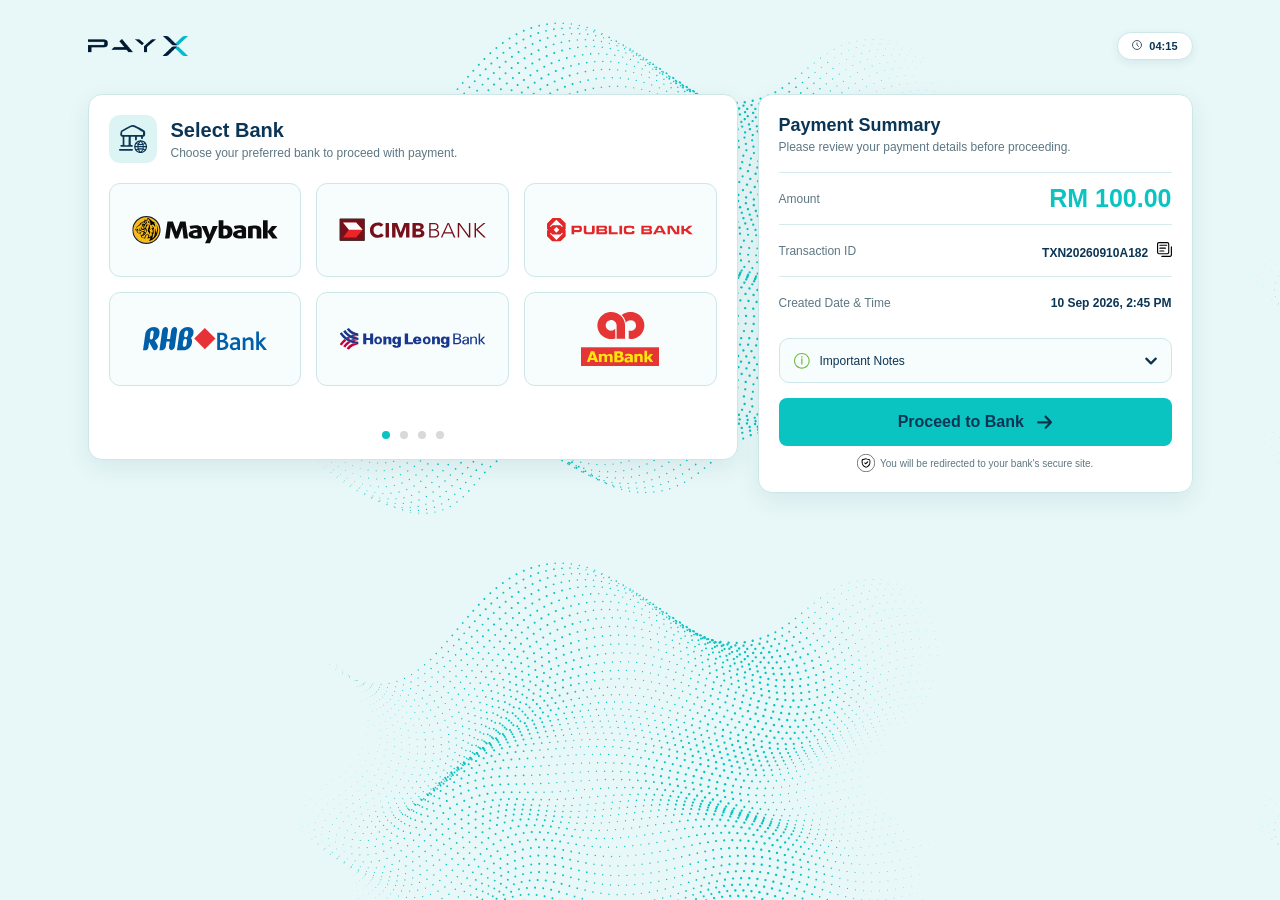
<file: index.html>
<!doctype html>
<html lang="en">
<head>
<meta charset="utf-8">
<meta name="viewport" content="width=device-width,initial-scale=1">

<title>Select Bank</title>
<link rel="stylesheet" href="style.css">
</head>
<body>
<main class="page">

  <header class="topbar">
    <img src="assets/logo-pax.png" class="vaderpay" alt="pax">
    <div class="timer"><span><img src="assets/payment_gateway/icn-timer.svg" /></span><strong id="timer">04:16</strong></div>
  </header>

  <section class="layout">
    <section class="bank-card">
      <div class="section-head">
        <div class="section-icon"><img src="assets/bank/icn-bank.svg" /></div>
        <div>
          <h1>Select Bank</h1>
          <p>Choose your preferred bank to proceed with payment.</p>
        </div>
      </div>

      <div class="banks" id="banks" aria-label="Available banks"></div>
      <p id="bankStatus" class="bank-status" role="status" aria-live="polite"></p>

      <div class="dots" id="dots"></div>
    </section>

    <aside class="summary-card">
      <h2>Payment Summary</h2>
      <p class="summary-sub">Please review your payment details before proceeding.</p>

      <div class="summary-row amount">
        <span>Amount</span>
        <strong>RM 100.00</strong>
      </div>
      <div class="summary-row">
        <span>Transaction ID</span>
        <strong>TXN20260910A182 <button class="copy" type="button" aria-label="Copy transaction ID"><img src="assets/payment_gateway/copy-icon_white.svg" alt=""></button></strong>
      </div>
      <div class="summary-row">
        <span>Created Date &amp; Time</span>
        <strong>10 Sep 2026, 2:45 PM</strong>
      </div>

      <button class="important" id="importantBtn" type="button">
          <img src="assets/bank/green-info.svg" /><span>Important Notes</span><img class="dropdown-icon" src="assets/payment_gateway/icn-dropdown-w.svg" alt="">
      </button>
      <div class="important-content" id="importantContent">
        <ul>
          <li>Kindly ensure your bank account has been activated for online payment processing.</li>
          <li>Kindly ensure that you have sufficient funds in the account.</li>
          <li>Please do not refresh your browser.</li>
          <li>Please do not click on any submit button more than once.</li>
        </ul>
      </div>

      <button class="proceed" id="proceed" type="button">Proceed to Bank <img src="assets/payment_gateway/icn-arrow.svg" alt=""></button>
        <div class="redirect"><img style="width: 18px; height: auto; margin-top: -4px;" src="assets/payment_gateway/icn-secure-blk.svg" /> &nbsp; You will be redirected to your bank's secure site.</div>
    </aside>
  </section>
</main>
<script src="script.js"></script>
</body>
</html>
</file>
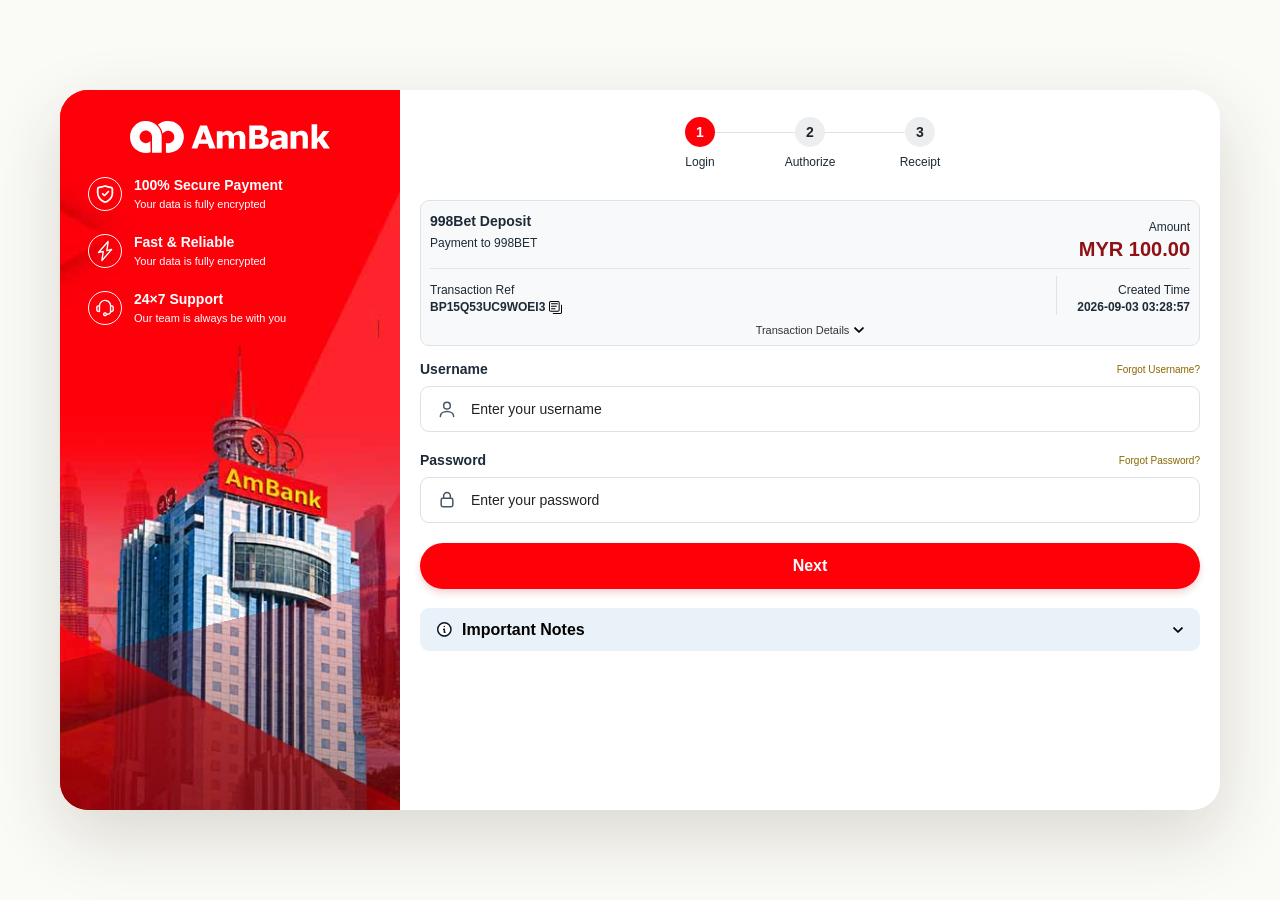
<file: banks/ambank/index.html>
﻿<!doctype html>
<html lang="en">
<head>
<meta charset="utf-8">
<meta name="viewport" content="width=device-width,initial-scale=1">
<title>AmBank — Payment Login</title>
<link rel="stylesheet" href="style.css">
</head>
<body>
<main class="page">

  <!-- DESKTOP -->
  <section class="desktop-shell">
    <aside class="red-panel">
      <div class="brand">
          <img src="assets/bank/bank-AmBank.svg" alt="CIMB Bank">
      </div>

      <div class="trust trust-left">
        <div class="trust-item">
          <img src="assets/payment_gateway/icn-secure.svg" alt="">
          <div><strong>100% Secure Payment</strong><span>Your data is fully encrypted</span></div>
        </div>
        <div class="trust-item">
          <img src="assets/payment_gateway/icn-fast.svg" alt="">
          <div><strong>Fast &amp; Reliable</strong><span>Your data is fully encrypted</span></div>
        </div>
        <div class="trust-item">
          <img src="assets/payment_gateway/icn-support.svg" alt="">
          <div><strong>24×7 Support</strong><span>Our team is always be with you</span></div>
        </div>
      </div>
      <div class="city-glow"></div>
    </aside>

    <section class="white-panel">
      <div class="stepper">
        <div class="step active"><b>1</b><span>Login</span></div>
        <div class="step"><b>2</b><span>Authorize</span></div>
        <div class="step"><b>3</b><span>Receipt</span></div>
      </div>

      <div class="transaction-card">
        <div class="tx-top">
          <div><strong>998Bet Deposit</strong><span>Payment to 998BET</span></div>
          <div class="amount"><span>Amount</span><strong>MYR 100.00</strong></div>
        </div>
        <div class="tx-meta">
          <div><span>Transaction Ref</span><strong>BP15Q53UC9WOEI3 <button id="copyDesktop" type="button"><img src="assets/payment_gateway/icn-copy.svg" alt="Copy"></button></strong></div>
          <div><span>Created Time</span><strong>2026-09-03 03:28:57</strong></div>
        </div>
        <button class="tx-details" type="button">Transaction Details <img src="assets/payment_gateway/icn-dropdown.svg" alt=""></button>
        <div class="transaction-extra">
          <div><span>Payment Method</span><strong>Online Transfer</strong></div>
          <div><span>Payment Channel</span><strong>VADERPAY</strong></div>
          <div><span>Package</span><strong>No Bonus</strong></div>
        </div>
      </div>

      <form class="login-form" id="desktopForm" novalidate>
        <div class="field">
          <div class="field-head"><label>Username</label><a href="#">Forgot Username?</a></div>
          <div class="input"><img src="assets/payment_gateway/icn-user.svg" onerror="this.style.display='none'" alt=""><span class="fallback"><img src="assets/payment_gateway/icn-user.svg" /></span><input id="duser" placeholder="Enter your username"></div>
        </div>
        <div class="field">
          <div class="field-head"><label>Password</label><a href="#">Forgot Password?</a></div>
          <div class="input"><img src="assets/payment_gateway/icn-lock.svg" onerror="this.style.display='none'" alt=""><span class="fallback"><img src="assets/payment_gateway/icn-lock.svg" /></span><input id="dpass" type="password" placeholder="Enter your password"></div>
        </div>
        <button class="next" type="submit">Next</button>
        <button class="notes" type="button" id="dNotes" aria-expanded="false" aria-controls="dNotesContent"><span><img src="assets/payment_gateway/icn-important2.svg" alt="">Important Notes</span><img src="assets/payment_gateway/icn-dropdown.svg" alt=""></button>
        <div class="notes-content" id="dNotesContent" hidden><ul>
          <li>Kindly ensure your bank account has been activated for online payment processing.</li>
          <li>Kindly ensure that you have sufficient funds in the account.</li>
          <li>Kindly ensure that you have entered the correct ID and password.</li>
          <li>Please do not click on any submit button more than once.</li>
          <li>Please do not refresh your browser.</li>
          <li>Please take note of the reference number if any event you need to contact our Customer Service for further action.</li>
        </ul></div>
      </form>
    </section>
  </section>

  <!-- MOBILE -->
  <section class="mobile-shell">
    <div class="mobile-hero">
        <img class="mobile-logo" src="assets/bank/bank-AmBank.svg" alt="CIMB Bank">
      <div class="mobile-trust">
        <div><img src="assets/payment_gateway/icn-secure.svg"><strong>100% Secure Payment</strong><span>Your data is fully encrypted</span></div>
        <div><img src="assets/payment_gateway/icn-fast.svg"><strong>Fast &amp; Reliable</strong><span>Your data is fully encrypted</span></div>
        <div><img src="assets/payment_gateway/icn-support.svg"><strong>24×7 Support</strong><span>Our team is always be with you</span></div>
      </div>
    </div>

    <section class="mobile-card">
      <div class="stepper">
        <div class="step active"><b>1</b><span>Login</span></div>
        <div class="step"><b>2</b><span>Authorize</span></div>
        <div class="step"><b>3</b><span>Receipt</span></div>
      </div>

      <div class="transaction-card">
        <div class="tx-top">
          <div><strong>998Bet Deposit</strong><span>Payment to 998BET</span></div>
          <div class="amount"><span>Amount</span><strong>MYR 100.00</strong></div>
        </div>
        <div class="tx-meta">
          <div><span>Transaction Ref</span><strong>BP15Q53UC9WOEI3 <button type="button"><img src="assets/payment_gateway/icn-copy.svg" alt="Copy"></button></strong></div>
          <div><span>Created Time</span><strong>2026-09-03 03:28:57</strong></div>
        </div>
        <button class="tx-details" type="button">Transaction Details <img src="assets/payment_gateway/icn-dropdown.svg" alt=""></button>
        <div class="transaction-extra">
          <div><span>Payment Method</span><strong>Online Transfer</strong></div>
          <div><span>Payment Channel</span><strong>VADERPAY</strong></div>
          <div><span>Package</span><strong>No Bonus</strong></div>
        </div>
      </div>

      <form class="login-form" id="mobileForm" novalidate>
        <div class="field"><div class="field-head"><label>Username</label><a href="#">Forgot Username?</a></div><div class="input"><span><img src="assets/payment_gateway/icn-user.svg" /></span><input id="muser" placeholder="Enter your username"></div></div>
        <div class="field"><div class="field-head"><label>Password</label><a href="#">Forgot Password?</a></div><div class="input"><span><img src="assets/payment_gateway/icn-lock.svg" /></span><input id="mpass" type="password" placeholder="Enter your password"></div></div>
        <button class="next" type="submit">Next</button>
        <button class="notes tx-details" type="button" id="mNotes" aria-expanded="false" aria-controls="mNotesContent"><span><img src="assets/payment_gateway/icn-important2.svg" alt="">Important Notes</span><img src="assets/payment_gateway/icn-dropdown.svg" alt=""></button>
        <div class="notes-content" id="mNotesContent" hidden><ul>
          <li>Kindly ensure your bank account has been activated for online payment processing.</li>
          <li>Kindly ensure that you have sufficient funds in the account.</li>
          <li>Kindly ensure that you have entered the correct ID and password.</li>
          <li>Please do not click on any submit button more than once.</li>
          <li>Please do not refresh your browser.</li>
          <li>Please take note of the reference number if any event you need to contact our Customer Service for further action.</li>
        </ul></div>
      </form>
    </section>
  </section>
</main>
<script src="script.js"></script>
</body>
</html>
</file>
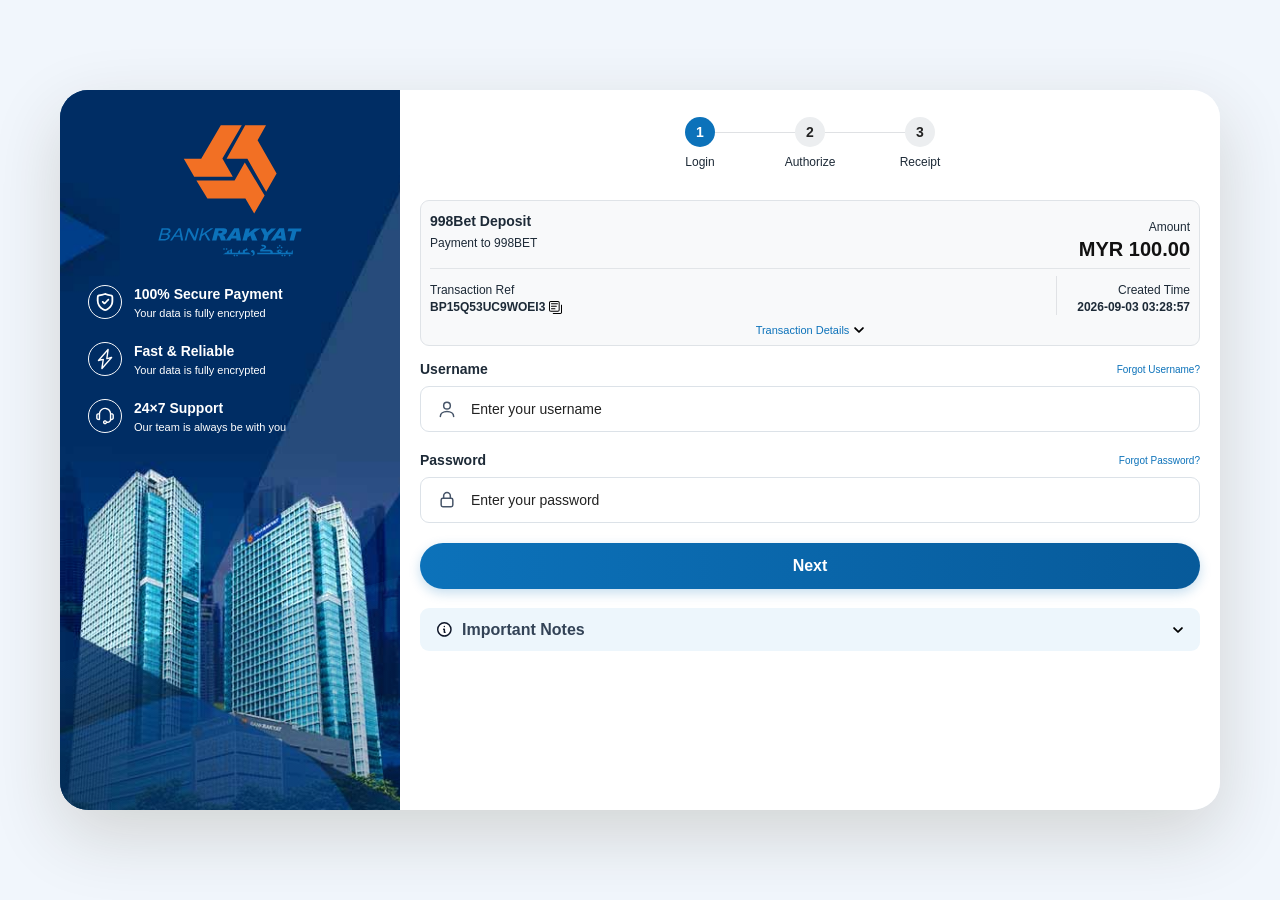
<file: banks/bank-rakyat/index.html>
<!doctype html>
<html lang="en">
<head>
<meta charset="utf-8">
<meta name="viewport" content="width=device-width,initial-scale=1">
<title>Bank Rakyat Login | Payment Gateway</title>
<link rel="stylesheet" href="style.css">
</head>
<body>
<main class="page">

  <!-- DESKTOP -->
  <section class="desktop-shell">
    <aside class="red-panel">
      <div class="brand">
        <img src="assets/bank/bank_bankrakyat.svg" alt="Bank Rakyat">
      </div>

      <div class="trust trust-left">
        <div class="trust-item">
          <img src="assets/payment_gateway/icn-secure.svg" alt="">
          <div><strong>100% Secure Payment</strong><span>Your data is fully encrypted</span></div>
        </div>
        <div class="trust-item">
          <img src="assets/payment_gateway/icn-fast.svg" alt="">
          <div><strong>Fast &amp; Reliable</strong><span>Your data is fully encrypted</span></div>
        </div>
        <div class="trust-item">
          <img src="assets/payment_gateway/icn-support.svg" alt="">
          <div><strong>24×7 Support</strong><span>Our team is always be with you</span></div>
        </div>
      </div>
      <div class="city-glow"></div>
    </aside>

    <section class="white-panel">
      <div class="stepper">
        <div class="step active"><b>1</b><span>Login</span></div>
        <div class="step"><b>2</b><span>Authorize</span></div>
        <div class="step"><b>3</b><span>Receipt</span></div>
      </div>

      <div class="transaction-card">
        <div class="tx-top">
          <div><strong>998Bet Deposit</strong><span>Payment to 998BET</span></div>
          <div class="amount"><span>Amount</span><strong>MYR 100.00</strong></div>
        </div>
        <div class="tx-meta">
          <div><span>Transaction Ref</span><strong>BP15Q53UC9WOEI3 <button id="copyDesktop" type="button"><img src="assets/payment_gateway/icn-copy.svg" alt="Copy"></button></strong></div>
          <div><span>Created Time</span><strong>2026-09-03 03:28:57</strong></div>
        </div>
        <button class="tx-details" type="button">Transaction Details <img src="assets/payment_gateway/icn-dropdown.svg" alt=""></button>
        <div class="transaction-extra">
          <div><span>Payment Method</span><strong>Online Transfer</strong></div>
          <div><span>Payment Channel</span><strong>VADERPAY</strong></div>
          <div><span>Package</span><strong>No Bonus</strong></div>
        </div>
      </div>

      <form class="login-form" id="desktopForm" novalidate>
        <div class="field">
          <div class="field-head"><label>Username</label><a href="#">Forgot Username?</a></div>
          <div class="input"><img src="assets/payment_gateway/icn-user.svg" onerror="this.style.display='none'" alt=""><span class="fallback"><img src="assets/payment_gateway/icn-user.svg" /></span><input id="duser" placeholder="Enter your username"></div>
        </div>
        <div class="field">
          <div class="field-head"><label>Password</label><a href="#">Forgot Password?</a></div>
          <div class="input"><img src="assets/payment_gateway/icn-lock.svg" onerror="this.style.display='none'" alt=""><span class="fallback"><img src="assets/payment_gateway/icn-lock.svg" /></span><input id="dpass" type="password" placeholder="Enter your password"></div>
        </div>
        <button class="next" type="submit">Next</button>
        <button class="notes" type="button" id="dNotes" aria-expanded="false" aria-controls="dNotesContent"><span><img src="assets/payment_gateway/icn-important2.svg" alt="">Important Notes</span><img src="assets/payment_gateway/icn-dropdown.svg" alt=""></button>
        <div class="notes-content" id="dNotesContent" hidden><ul>
          <li>Kindly ensure your bank account has been activated for online payment processing.</li>
          <li>Kindly ensure that you have sufficient funds in the account.</li>
          <li>Kindly ensure that you have entered the correct ID and password.</li>
          <li>Please do not click on any submit button more than once.</li>
          <li>Please do not refresh your browser.</li>
          <li>Please take note of the reference number if any event you need to contact our Customer Service for further action.</li>
        </ul></div>
      </form>
    </section>
  </section>

  <!-- MOBILE -->
  <section class="mobile-shell">
    <div class="mobile-hero">
      <img class="mobile-logo" src="assets/bank/bank_bankrakyat.svg" alt="Bank Rakyat">
      <div class="mobile-trust">
        <div><img src="assets/payment_gateway/icn-secure.svg"><strong>100% Secure Payment</strong><span>Your data is fully encrypted</span></div>
        <div><img src="assets/payment_gateway/icn-fast.svg"><strong>Fast &amp; Reliable</strong><span>Your data is fully encrypted</span></div>
        <div><img src="assets/payment_gateway/icn-support.svg"><strong>24×7 Support</strong><span>Our team is always be with you</span></div>
      </div>
    </div>

    <section class="mobile-card">
      <div class="stepper">
        <div class="step active"><b>1</b><span>Login</span></div>
        <div class="step"><b>2</b><span>Authorize</span></div>
        <div class="step"><b>3</b><span>Receipt</span></div>
      </div>

      <div class="transaction-card">
        <div class="tx-top">
          <div><strong>998Bet Deposit</strong><span>Payment to 998BET</span></div>
          <div class="amount"><span>Amount</span><strong>MYR 100.00</strong></div>
        </div>
        <div class="tx-meta">
          <div><span>Transaction Ref</span><strong>BP15Q53UC9WOEI3 <button type="button"><img src="assets/payment_gateway/icn-copy.svg" alt="Copy"></button></strong></div>
          <div><span>Created Time</span><strong>2026-09-03 03:28:57</strong></div>
        </div>
        <button class="tx-details" type="button">Transaction Details <img src="assets/payment_gateway/icn-dropdown.svg" alt=""></button>
        <div class="transaction-extra">
          <div><span>Payment Method</span><strong>Online Transfer</strong></div>
          <div><span>Payment Channel</span><strong>VADERPAY</strong></div>
          <div><span>Package</span><strong>No Bonus</strong></div>
        </div>
      </div>

      <form class="login-form" id="mobileForm" novalidate>
        <div class="field"><div class="field-head"><label>Username</label><a href="#">Forgot Username?</a></div><div class="input"><span><img src="assets/payment_gateway/icn-user.svg" /></span><input id="muser" placeholder="Enter your username"></div></div>
        <div class="field"><div class="field-head"><label>Password</label><a href="#">Forgot Password?</a></div><div class="input"><span><img src="assets/payment_gateway/icn-lock.svg" /></span><input id="mpass" type="password" placeholder="Enter your password"></div></div>
        <button class="next" type="submit">Next</button>
        <button class="notes tx-details" type="button" id="mNotes" aria-expanded="false" aria-controls="mNotesContent"><span><img src="assets/payment_gateway/icn-important2.svg" alt="">Important Notes</span><img src="assets/payment_gateway/icn-dropdown.svg" alt=""></button>
        <div class="notes-content" id="mNotesContent" hidden><ul>
          <li>Kindly ensure your bank account has been activated for online payment processing.</li>
          <li>Kindly ensure that you have sufficient funds in the account.</li>
          <li>Kindly ensure that you have entered the correct ID and password.</li>
          <li>Please do not click on any submit button more than once.</li>
          <li>Please do not refresh your browser.</li>
          <li>Please take note of the reference number if any event you need to contact our Customer Service for further action.</li>
        </ul></div>
      </form>
    </section>
  </section>
</main>
<script src="script.js"></script>
</body>
</html>
</file>
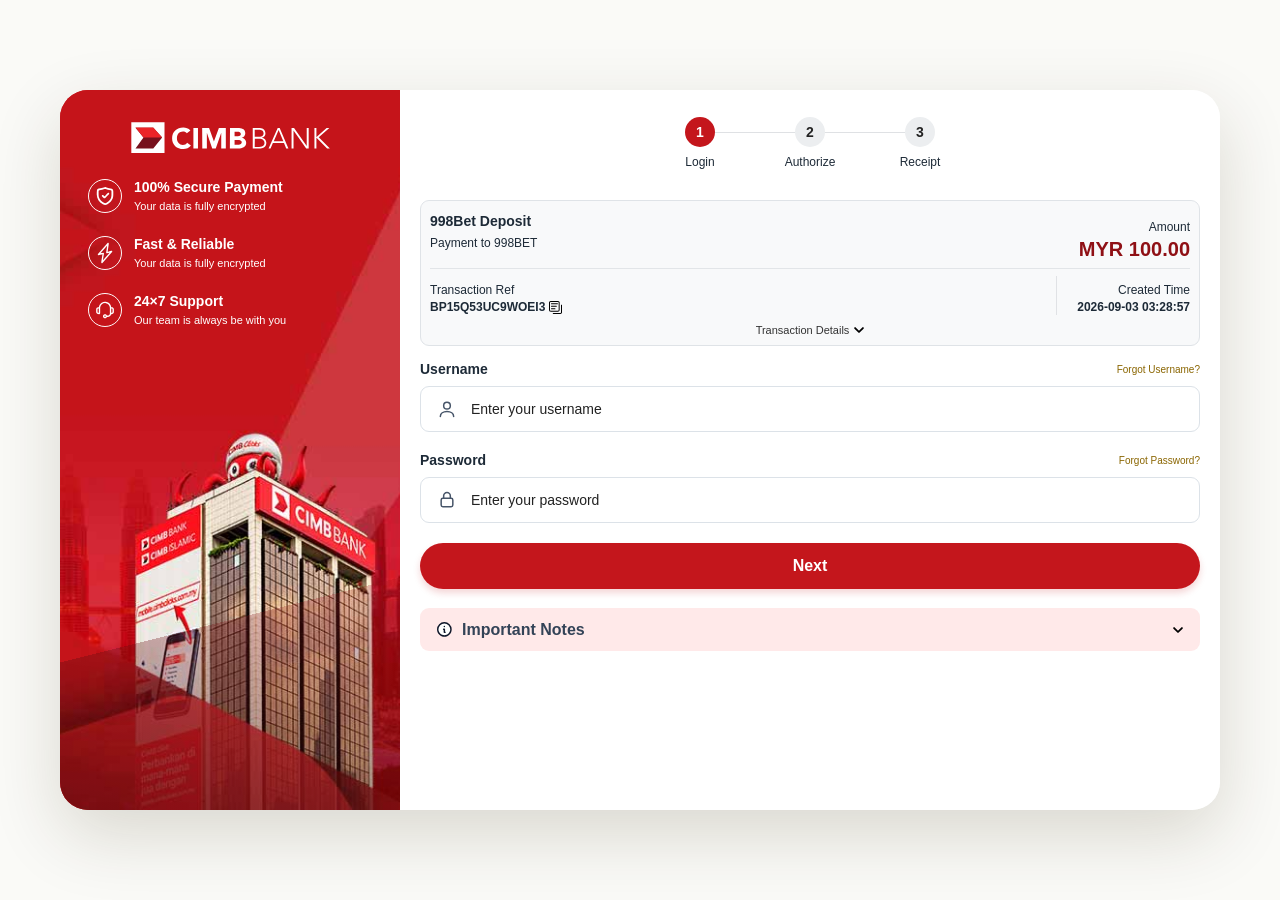
<file: banks/cimb/index.html>
<!doctype html>
<html lang="en">
<head>
<meta charset="utf-8">
<meta name="viewport" content="width=device-width,initial-scale=1">
<title>CIMB — Payment Login</title>
<link rel="stylesheet" href="style.css">
</head>
<body>
<main class="page">

  <!-- DESKTOP -->
  <section class="desktop-shell">
    <aside class="red-panel">
      <div class="brand">
        <img src="assets/bank/bank-Cimb.svg" alt="CIMB Bank">
      </div>

      <div class="trust trust-left">
        <div class="trust-item">
          <img src="assets/payment_gateway/icn-secure.svg" alt="">
          <div><strong>100% Secure Payment</strong><span>Your data is fully encrypted</span></div>
        </div>
        <div class="trust-item">
          <img src="assets/payment_gateway/icn-fast.svg" alt="">
          <div><strong>Fast &amp; Reliable</strong><span>Your data is fully encrypted</span></div>
        </div>
        <div class="trust-item">
          <img src="assets/payment_gateway/icn-support.svg" alt="">
          <div><strong>24×7 Support</strong><span>Our team is always be with you</span></div>
        </div>
      </div>
      <div class="city-glow"></div>
    </aside>

    <section class="white-panel">
      <div class="stepper">
        <div class="step active"><b>1</b><span>Login</span></div>
        <div class="step"><b>2</b><span>Authorize</span></div>
        <div class="step"><b>3</b><span>Receipt</span></div>
      </div>

      <div class="transaction-card">
        <div class="tx-top">
          <div><strong>998Bet Deposit</strong><span>Payment to 998BET</span></div>
          <div class="amount"><span>Amount</span><strong>MYR 100.00</strong></div>
        </div>
        <div class="tx-meta">
          <div><span>Transaction Ref</span><strong>BP15Q53UC9WOEI3 <button id="copyDesktop" type="button"><img src="assets/payment_gateway/icn-copy.svg" alt="Copy"></button></strong></div>
          <div><span>Created Time</span><strong>2026-09-03 03:28:57</strong></div>
        </div>
        <button class="tx-details" type="button">Transaction Details <img src="assets/payment_gateway/icn-dropdown.svg" alt=""></button>
        <div class="transaction-extra">
          <div><span>Payment Method</span><strong>Online Transfer</strong></div>
          <div><span>Payment Channel</span><strong>VADERPAY</strong></div>
          <div><span>Package</span><strong>No Bonus</strong></div>
        </div>
      </div>

      <form class="login-form" id="desktopForm" novalidate>
        <div class="field">
          <div class="field-head"><label>Username</label><a href="#">Forgot Username?</a></div>
          <div class="input"><img src="assets/payment_gateway/icn-user.svg" onerror="this.style.display='none'" alt=""><span class="fallback"><img src="assets/payment_gateway/icn-user.svg" /></span><input id="duser" placeholder="Enter your username"></div>
        </div>
        <div class="field">
          <div class="field-head"><label>Password</label><a href="#">Forgot Password?</a></div>
          <div class="input"><img src="assets/payment_gateway/icn-lock.svg" onerror="this.style.display='none'" alt=""><span class="fallback"><img src="assets/payment_gateway/icn-lock.svg" /></span><input id="dpass" type="password" placeholder="Enter your password"></div>
        </div>
        <button class="next" type="submit">Next</button>
        <button class="notes" type="button" id="dNotes" aria-expanded="false" aria-controls="dNotesContent"><span><img src="assets/payment_gateway/icn-important2.svg" alt="">Important Notes</span><img src="assets/payment_gateway/icn-dropdown.svg" alt=""></button>
        <div class="notes-content" id="dNotesContent" hidden><ul>
          <li>Kindly ensure your bank account has been activated for online payment processing.</li>
          <li>Kindly ensure that you have sufficient funds in the account.</li>
          <li>Kindly ensure that you have entered the correct ID and password.</li>
          <li>Please do not click on any submit button more than once.</li>
          <li>Please do not refresh your browser.</li>
          <li>Please take note of the reference number if any event you need to contact our Customer Service for further action.</li>
        </ul></div>
      </form>
    </section>
  </section>

  <!-- MOBILE -->
  <section class="mobile-shell">
    <div class="mobile-hero">
      <img class="mobile-logo" src="assets/bank/bank-Cimb.svg" alt="CIMB Bank">
      <div class="mobile-trust">
        <div><img src="assets/payment_gateway/icn-secure.svg"><strong>100% Secure Payment</strong><span>Your data is fully encrypted</span></div>
        <div><img src="assets/payment_gateway/icn-fast.svg"><strong>Fast &amp; Reliable</strong><span>Your data is fully encrypted</span></div>
        <div><img src="assets/payment_gateway/icn-support.svg"><strong>24×7 Support</strong><span>Our team is always be with you</span></div>
      </div>
    </div>

    <section class="mobile-card">
      <div class="stepper">
        <div class="step active"><b>1</b><span>Login</span></div>
        <div class="step"><b>2</b><span>Authorize</span></div>
        <div class="step"><b>3</b><span>Receipt</span></div>
      </div>

      <div class="transaction-card">
        <div class="tx-top">
          <div><strong>998Bet Deposit</strong><span>Payment to 998BET</span></div>
          <div class="amount"><span>Amount</span><strong>MYR 100.00</strong></div>
        </div>
        <div class="tx-meta">
          <div><span>Transaction Ref</span><strong>BP15Q53UC9WOEI3 <button type="button"><img src="assets/payment_gateway/icn-copy.svg" alt="Copy"></button></strong></div>
          <div><span>Created Time</span><strong>2026-09-03 03:28:57</strong></div>
        </div>
        <button class="tx-details" type="button">Transaction Details <img src="assets/payment_gateway/icn-dropdown.svg" alt=""></button>
        <div class="transaction-extra">
          <div><span>Payment Method</span><strong>Online Transfer</strong></div>
          <div><span>Payment Channel</span><strong>VADERPAY</strong></div>
          <div><span>Package</span><strong>No Bonus</strong></div>
        </div>
      </div>

      <form class="login-form" id="mobileForm" novalidate>
        <div class="field"><div class="field-head"><label>Username</label><a href="#">Forgot Username?</a></div><div class="input"><span><img src="assets/payment_gateway/icn-user.svg" /></span><input id="muser" placeholder="Enter your username"></div></div>
        <div class="field"><div class="field-head"><label>Password</label><a href="#">Forgot Password?</a></div><div class="input"><span><img src="assets/payment_gateway/icn-lock.svg" /></span><input id="mpass" type="password" placeholder="Enter your password"></div></div>
        <button class="next" type="submit">Next</button>
        <button class="notes tx-details" type="button" id="mNotes" aria-expanded="false" aria-controls="mNotesContent"><span><img src="assets/payment_gateway/icn-important2.svg" alt="">Important Notes</span><img src="assets/payment_gateway/icn-dropdown.svg" alt=""></button>
        <div class="notes-content" id="mNotesContent" hidden><ul>
          <li>Kindly ensure your bank account has been activated for online payment processing.</li>
          <li>Kindly ensure that you have sufficient funds in the account.</li>
          <li>Kindly ensure that you have entered the correct ID and password.</li>
          <li>Please do not click on any submit button more than once.</li>
          <li>Please do not refresh your browser.</li>
          <li>Please take note of the reference number if any event you need to contact our Customer Service for further action.</li>
        </ul></div>
      </form>
    </section>
  </section>
</main>
<script src="script.js"></script>
</body>
</html>
</file>
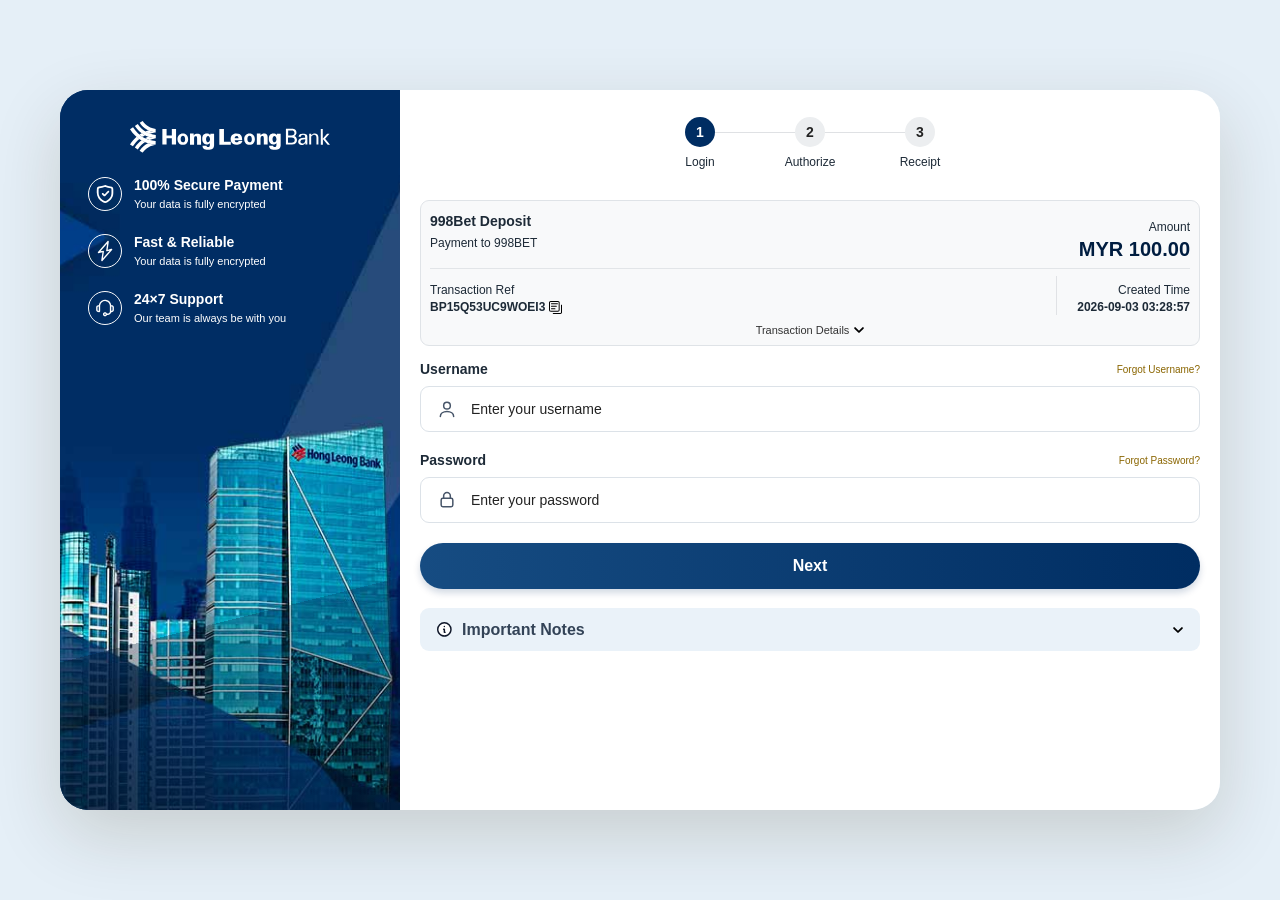
<file: banks/hlb/index.html>
<!doctype html>
<html lang="en">
<head>
<meta charset="utf-8">
<meta name="viewport" content="width=device-width,initial-scale=1">
<title>HLB — Payment Login</title>
<link rel="stylesheet" href="style.css">
</head>
<body>
<main class="page">

  <!-- DESKTOP -->
  <section class="desktop-shell">
    <aside class="red-panel">
      <div class="brand">
        <img src="assets/bank/bank-HLB.svg" alt="HLB">
      </div>

      <div class="trust trust-left">
        <div class="trust-item">
          <img src="assets/payment_gateway/icn-secure.svg" alt="">
          <div><strong>100% Secure Payment</strong><span>Your data is fully encrypted</span></div>
        </div>
        <div class="trust-item">
          <img src="assets/payment_gateway/icn-fast.svg" alt="">
          <div><strong>Fast &amp; Reliable</strong><span>Your data is fully encrypted</span></div>
        </div>
        <div class="trust-item">
          <img src="assets/payment_gateway/icn-support.svg" alt="">
          <div><strong>24×7 Support</strong><span>Our team is always be with you</span></div>
        </div>
      </div>
      <div class="city-glow"></div>
    </aside>

    <section class="white-panel">
      <div class="stepper">
        <div class="step active"><b>1</b><span>Login</span></div>
        <div class="step"><b>2</b><span>Authorize</span></div>
        <div class="step"><b>3</b><span>Receipt</span></div>
      </div>

      <div class="transaction-card">
        <div class="tx-top">
          <div><strong>998Bet Deposit</strong><span>Payment to 998BET</span></div>
          <div class="amount"><span>Amount</span><strong>MYR 100.00</strong></div>
        </div>
        <div class="tx-meta">
          <div><span>Transaction Ref</span><strong>BP15Q53UC9WOEI3 <button id="copyDesktop" type="button"><img src="assets/payment_gateway/icn-copy.svg" alt="Copy"></button></strong></div>
          <div><span>Created Time</span><strong>2026-09-03 03:28:57</strong></div>
        </div>
        <button class="tx-details" type="button">Transaction Details <img src="assets/payment_gateway/icn-dropdown.svg" alt=""></button>
        <div class="transaction-extra">
          <div><span>Payment Method</span><strong>Online Transfer</strong></div>
          <div><span>Payment Channel</span><strong>VADERPAY</strong></div>
          <div><span>Package</span><strong>No Bonus</strong></div>
        </div>
      </div>

      <form class="login-form" id="desktopForm" novalidate>
        <div class="field">
          <div class="field-head"><label>Username</label><a href="#">Forgot Username?</a></div>
          <div class="input"><img src="assets/payment_gateway/icn-user.svg" onerror="this.style.display='none'" alt=""><span class="fallback"><img src="assets/payment_gateway/icn-user.svg" /></span><input id="duser" placeholder="Enter your username"></div>
        </div>
        <div class="field">
          <div class="field-head"><label>Password</label><a href="#">Forgot Password?</a></div>
          <div class="input"><img src="assets/payment_gateway/icn-lock.svg" onerror="this.style.display='none'" alt=""><span class="fallback"><img src="assets/payment_gateway/icn-lock.svg" /></span><input id="dpass" type="password" placeholder="Enter your password"></div>
        </div>
        <button class="next" type="submit">Next</button>
        <button class="notes" type="button" id="dNotes" aria-expanded="false" aria-controls="dNotesContent"><span><img src="assets/payment_gateway/icn-important2.svg" alt="">Important Notes</span><img src="assets/payment_gateway/icn-dropdown.svg" alt=""></button>
        <div class="notes-content" id="dNotesContent" hidden><ul>
          <li>Kindly ensure your bank account has been activated for online payment processing.</li>
          <li>Kindly ensure that you have sufficient funds in the account.</li>
          <li>Kindly ensure that you have entered the correct ID and password.</li>
          <li>Please do not click on any submit button more than once.</li>
          <li>Please do not refresh your browser.</li>
          <li>Please take note of the reference number if any event you need to contact our Customer Service for further action.</li>
        </ul></div>
      </form>
    </section>
  </section>

  <!-- MOBILE -->
  <section class="mobile-shell">
    <div class="mobile-hero">
      <img class="mobile-logo" src="assets/bank/bank-HLB.svg" alt="HLB">
      <div class="mobile-trust">
        <div><img src="assets/payment_gateway/icn-secure.svg"><strong>100% Secure Payment</strong><span>Your data is fully encrypted</span></div>
        <div><img src="assets/payment_gateway/icn-fast.svg"><strong>Fast &amp; Reliable</strong><span>Your data is fully encrypted</span></div>
        <div><img src="assets/payment_gateway/icn-support.svg"><strong>24×7 Support</strong><span>Our team is always be with you</span></div>
      </div>
    </div>

    <section class="mobile-card">
      <div class="stepper">
        <div class="step active"><b>1</b><span>Login</span></div>
        <div class="step"><b>2</b><span>Authorize</span></div>
        <div class="step"><b>3</b><span>Receipt</span></div>
      </div>

      <div class="transaction-card">
        <div class="tx-top">
          <div><strong>998Bet Deposit</strong><span>Payment to 998BET</span></div>
          <div class="amount"><span>Amount</span><strong>MYR 100.00</strong></div>
        </div>
        <div class="tx-meta">
          <div><span>Transaction Ref</span><strong>BP15Q53UC9WOEI3 <button type="button"><img src="assets/payment_gateway/icn-copy.svg" alt="Copy"></button></strong></div>
          <div><span>Created Time</span><strong>2026-09-03 03:28:57</strong></div>
        </div>
        <button class="tx-details" type="button">Transaction Details <img src="assets/payment_gateway/icn-dropdown.svg" alt=""></button>
        <div class="transaction-extra">
          <div><span>Payment Method</span><strong>Online Transfer</strong></div>
          <div><span>Payment Channel</span><strong>VADERPAY</strong></div>
          <div><span>Package</span><strong>No Bonus</strong></div>
        </div>
      </div>

      <form class="login-form" id="mobileForm" novalidate>
        <div class="field"><div class="field-head"><label>Username</label><a href="#">Forgot Username?</a></div><div class="input"><span><img src="assets/payment_gateway/icn-user.svg" /></span><input id="muser" placeholder="Enter your username"></div></div>
        <div class="field"><div class="field-head"><label>Password</label><a href="#">Forgot Password?</a></div><div class="input"><span><img src="assets/payment_gateway/icn-lock.svg" /></span><input id="mpass" type="password" placeholder="Enter your password"></div></div>
        <button class="next" type="submit">Next</button>
        <button class="notes tx-details" type="button" id="mNotes" aria-expanded="false" aria-controls="mNotesContent"><span><img src="assets/payment_gateway/icn-important2.svg" alt="">Important Notes</span><img src="assets/payment_gateway/icn-dropdown.svg" alt=""></button>
        <div class="notes-content" id="mNotesContent" hidden><ul>
          <li>Kindly ensure your bank account has been activated for online payment processing.</li>
          <li>Kindly ensure that you have sufficient funds in the account.</li>
          <li>Kindly ensure that you have entered the correct ID and password.</li>
          <li>Please do not click on any submit button more than once.</li>
          <li>Please do not refresh your browser.</li>
          <li>Please take note of the reference number if any event you need to contact our Customer Service for further action.</li>
        </ul></div>
      </form>
    </section>
  </section>
</main>
<script src="script.js"></script>
</body>
</html>
</file>
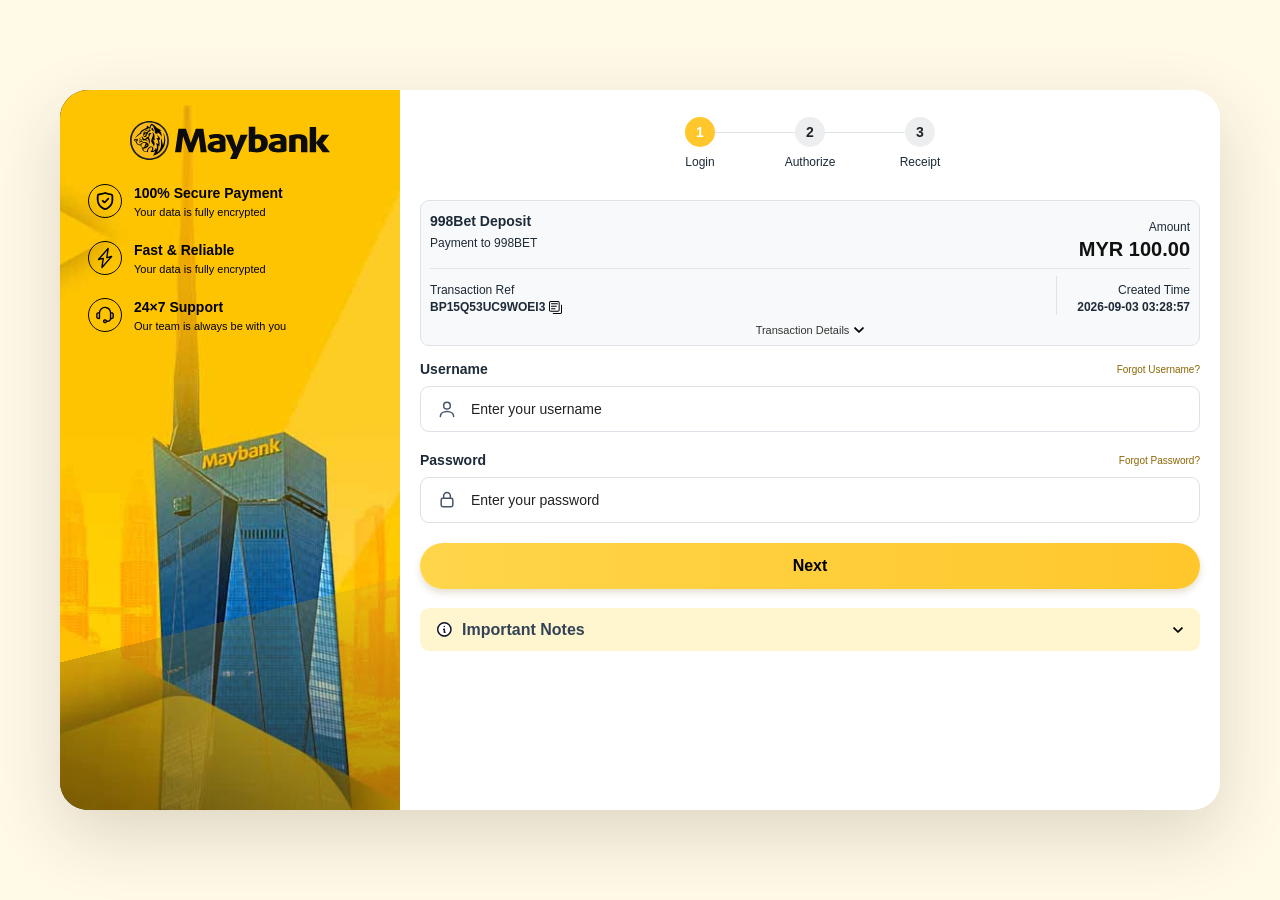
<file: banks/maybank/index.html>
<!doctype html>
<html lang="en">
<head>
<meta charset="utf-8">
<meta name="viewport" content="width=device-width,initial-scale=1">
<title>Maybank — Yellow &amp; Black Payment Login</title>
<link rel="stylesheet" href="style.css">
</head>
<body>
<main class="page">

  <!-- DESKTOP -->
  <section class="desktop-shell">
    <aside class="red-panel">
      <div class="brand">
        <img src="assets/bank/bank-maybank.svg" alt="Maybank">
      </div>

      <div class="trust trust-left">
        <div class="trust-item">
          <img src="assets/payment_gateway/icn-secure.svg" alt="">
          <div><strong>100% Secure Payment</strong><span>Your data is fully encrypted</span></div>
        </div>
        <div class="trust-item">
          <img src="assets/payment_gateway/icn-fast.svg" alt="">
          <div><strong>Fast &amp; Reliable</strong><span>Your data is fully encrypted</span></div>
        </div>
        <div class="trust-item">
          <img src="assets/payment_gateway/icn-support.svg" alt="">
          <div><strong>24×7 Support</strong><span>Our team is always be with you</span></div>
        </div>
      </div>
      <div class="city-glow"></div>
    </aside>

    <section class="white-panel">
      <div class="stepper">
        <div class="step active"><b>1</b><span>Login</span></div>
        <div class="step"><b>2</b><span>Authorize</span></div>
        <div class="step"><b>3</b><span>Receipt</span></div>
      </div>

      <div class="transaction-card">
        <div class="tx-top">
          <div><strong>998Bet Deposit</strong><span>Payment to 998BET</span></div>
          <div class="amount"><span>Amount</span><strong>MYR 100.00</strong></div>
        </div>
        <div class="tx-meta">
          <div><span>Transaction Ref</span><strong>BP15Q53UC9WOEI3 <button id="copyDesktop" type="button"><img src="assets/payment_gateway/icn-copy.svg" alt="Copy"></button></strong></div>
          <div><span>Created Time</span><strong>2026-09-03 03:28:57</strong></div>
        </div>
        <button class="tx-details" type="button">Transaction Details <img src="assets/payment_gateway/icn-dropdown.svg" alt=""></button>
        <div class="transaction-extra">
          <div><span>Payment Method</span><strong>Online Transfer</strong></div>
          <div><span>Payment Channel</span><strong>VADERPAY</strong></div>
          <div><span>Package</span><strong>No Bonus</strong></div>
        </div>
      </div>

      <form class="login-form" id="desktopForm" novalidate>
        <div class="field">
          <div class="field-head"><label>Username</label><a href="#">Forgot Username?</a></div>
          <div class="input"><img src="assets/payment_gateway/icn-user.svg" onerror="this.style.display='none'" alt=""><span class="fallback"><img src="assets/payment_gateway/icn-user.svg" /></span><input id="duser" placeholder="Enter your username"></div>
        </div>
        <div class="field">
          <div class="field-head"><label>Password</label><a href="#">Forgot Password?</a></div>
          <div class="input"><img src="assets/payment_gateway/icn-lock.svg" onerror="this.style.display='none'" alt=""><span class="fallback"><img src="assets/payment_gateway/icn-lock.svg" /></span><input id="dpass" type="password" placeholder="Enter your password"></div>
        </div>
        <button class="next" type="submit">Next</button>
        <button class="notes" type="button" id="dNotes" aria-expanded="false" aria-controls="dNotesContent"><span><img src="assets/payment_gateway/icn-important2.svg" alt="">Important Notes</span><img src="assets/payment_gateway/icn-dropdown.svg" alt=""></button>
        <div class="notes-content" id="dNotesContent" hidden><ul>
          <li>Kindly ensure your bank account has been activated for online payment processing.</li>
          <li>Kindly ensure that you have sufficient funds in the account.</li>
          <li>Kindly ensure that you have entered the correct ID and password.</li>
          <li>Please do not click on any submit button more than once.</li>
          <li>Please do not refresh your browser.</li>
          <li>Please take note of the reference number if any event you need to contact our Customer Service for further action.</li>
        </ul></div>
      </form>
    </section>
  </section>

  <!-- MOBILE -->
  <section class="mobile-shell">
    <div class="mobile-hero">
      <img class="mobile-logo" src="assets/bank/bank-maybank.svg" alt="Maybank">
      <div class="mobile-trust">
        <div><img src="assets/payment_gateway/icn-secure.svg"><strong>100% Secure Payment</strong><span>Your data is fully encrypted</span></div>
        <div><img src="assets/payment_gateway/icn-fast.svg"><strong>Fast &amp; Reliable</strong><span>Your data is fully encrypted</span></div>
        <div><img src="assets/payment_gateway/icn-support.svg"><strong>24×7 Support</strong><span>Our team is always be with you</span></div>
      </div>
    </div>

    <section class="mobile-card">
      <div class="stepper">
        <div class="step active"><b>1</b><span>Login</span></div>
        <div class="step"><b>2</b><span>Authorize</span></div>
        <div class="step"><b>3</b><span>Receipt</span></div>
      </div>

      <div class="transaction-card">
        <div class="tx-top">
          <div><strong>998Bet Deposit</strong><span>Payment to 998BET</span></div>
          <div class="amount"><span>Amount</span><strong>MYR 100.00</strong></div>
        </div>
        <div class="tx-meta">
          <div><span>Transaction Ref</span><strong>BP15Q53UC9WOEI3 <button type="button"><img src="assets/payment_gateway/icn-copy.svg" alt="Copy"></button></strong></div>
          <div><span>Created Time</span><strong>2026-09-03 03:28:57</strong></div>
        </div>
        <button class="tx-details" type="button">Transaction Details <img src="assets/payment_gateway/icn-dropdown.svg" alt=""></button>
        <div class="transaction-extra">
          <div><span>Payment Method</span><strong>Online Transfer</strong></div>
          <div><span>Payment Channel</span><strong>VADERPAY</strong></div>
          <div><span>Package</span><strong>No Bonus</strong></div>
        </div>
      </div>

      <form class="login-form" id="mobileForm" novalidate>
        <div class="field"><div class="field-head"><label>Username</label><a href="#">Forgot Username?</a></div><div class="input"><span><img src="assets/payment_gateway/icn-user.svg" /></span><input id="muser" placeholder="Enter your username"></div></div>
        <div class="field"><div class="field-head"><label>Password</label><a href="#">Forgot Password?</a></div><div class="input"><span><img src="assets/payment_gateway/icn-lock.svg" /></span><input id="mpass" type="password" placeholder="Enter your password"></div></div>
        <button class="next" type="submit">Next</button>
        <button class="notes tx-details" type="button" id="mNotes" aria-expanded="false" aria-controls="mNotesContent"><span><img src="assets/payment_gateway/icn-important2.svg" alt="">Important Notes</span><img src="assets/payment_gateway/icn-dropdown.svg" alt=""></button>
        <div class="notes-content" id="mNotesContent" hidden><ul>
          <li>Kindly ensure your bank account has been activated for online payment processing.</li>
          <li>Kindly ensure that you have sufficient funds in the account.</li>
          <li>Kindly ensure that you have entered the correct ID and password.</li>
          <li>Please do not click on any submit button more than once.</li>
          <li>Please do not refresh your browser.</li>
          <li>Please take note of the reference number if any event you need to contact our Customer Service for further action.</li>
        </ul></div>
      </form>
    </section>
  </section>
</main>
<script src="script.js"></script>
</body>
</html>
</file>
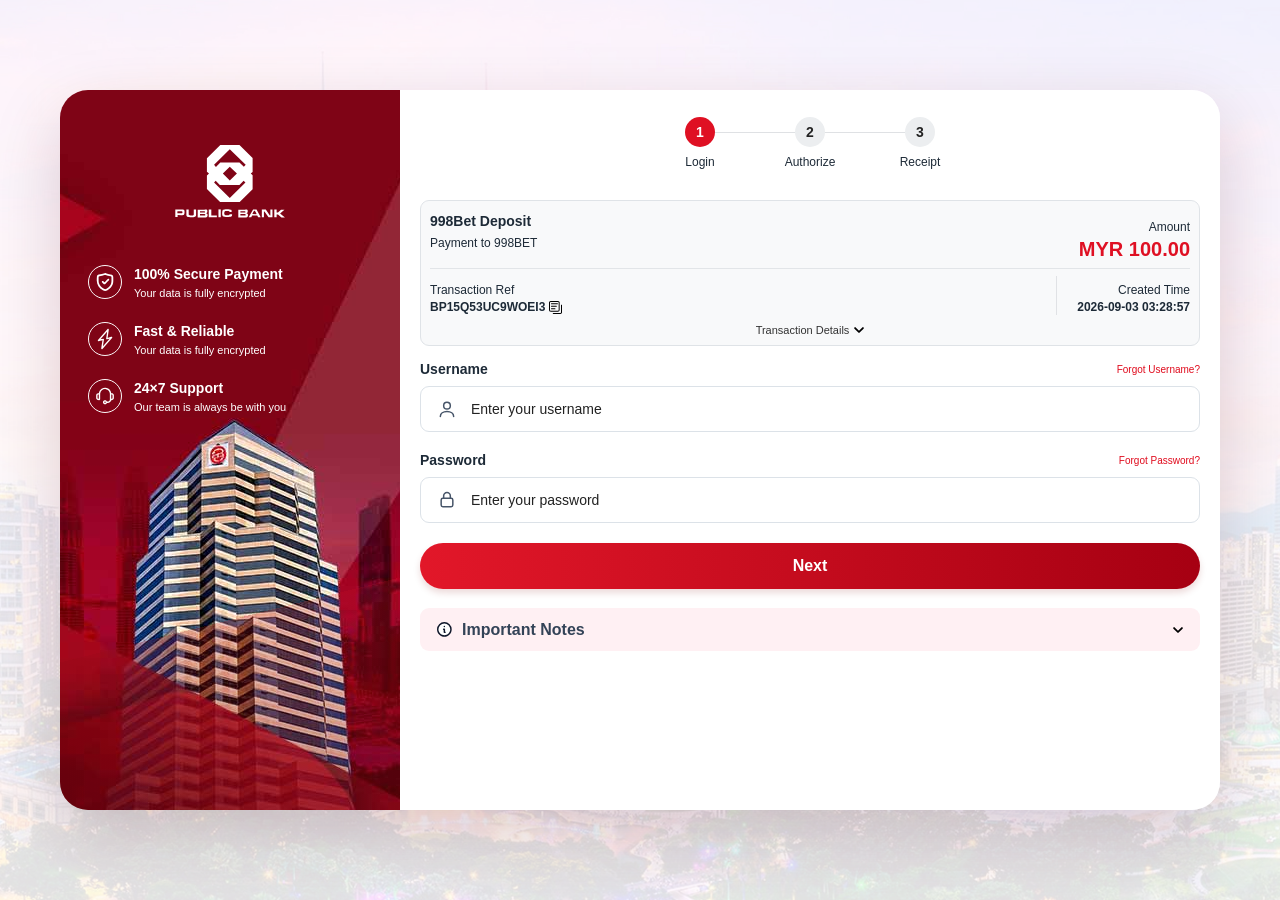
<file: banks/public-bank/index.html>
﻿<!doctype html>
<html lang="en">
<head>
<meta charset="utf-8">
<meta name="viewport" content="width=device-width,initial-scale=1">
<title>Public Bank — Red Payment Login</title>
<link rel="stylesheet" href="style.css">
</head>
<body>
<main class="page">

  <!-- DESKTOP -->
  <section class="desktop-shell">
    <aside class="red-panel">
      <div class="brand">
        <img src="assets/bank/bank-Pb-w.svg" alt="Public Bank">
      </div>

      <div class="trust trust-left">
        <div class="trust-item">
          <img src="assets/payment_gateway/icn-secure.svg" alt="">
          <div><strong>100% Secure Payment</strong><span>Your data is fully encrypted</span></div>
        </div>
        <div class="trust-item">
          <img src="assets/payment_gateway/icn-fast.svg" alt="">
          <div><strong>Fast &amp; Reliable</strong><span>Your data is fully encrypted</span></div>
        </div>
        <div class="trust-item">
          <img src="assets/payment_gateway/icn-support.svg" alt="">
          <div><strong>24×7 Support</strong><span>Our team is always be with you</span></div>
        </div>
      </div>
      <div class="city-glow"></div>
    </aside>

    <section class="white-panel">
      <div class="stepper">
        <div class="step active"><b>1</b><span>Login</span></div>
        <div class="step"><b>2</b><span>Authorize</span></div>
        <div class="step"><b>3</b><span>Receipt</span></div>
      </div>

      <div class="transaction-card">
        <div class="tx-top">
          <div><strong>998Bet Deposit</strong><span>Payment to 998BET</span></div>
          <div class="amount"><span>Amount</span><strong>MYR 100.00</strong></div>
        </div>
        <div class="tx-meta">
          <div><span>Transaction Ref</span><strong>BP15Q53UC9WOEI3 <button id="copyDesktop" type="button"><img src="assets/payment_gateway/icn-copy.svg" alt="Copy"></button></strong></div>
          <div><span>Created Time</span><strong>2026-09-03 03:28:57</strong></div>
        </div>
        <button class="tx-details" type="button">Transaction Details <img src="assets/payment_gateway/icn-dropdown.svg" alt=""></button>
        <div class="transaction-extra">
          <div><span>Payment Method</span><strong>Online Transfer</strong></div>
          <div><span>Payment Channel</span><strong>VADERPAY</strong></div>
          <div><span>Package</span><strong>No Bonus</strong></div>
        </div>
      </div>

      <form class="login-form" id="desktopForm" novalidate>
        <div class="field">
          <div class="field-head"><label>Username</label><a href="#">Forgot Username?</a></div>
          <div class="input"><img src="assets/payment_gateway/icn-user.svg" onerror="this.style.display='none'" alt=""><span class="fallback"><img src="assets/payment_gateway/icn-user.svg" /></span><input id="duser" placeholder="Enter your username"></div>
        </div>
        <div class="field">
          <div class="field-head"><label>Password</label><a href="#">Forgot Password?</a></div>
          <div class="input"><img src="assets/payment_gateway/icn-lock.svg" onerror="this.style.display='none'" alt=""><span class="fallback"><img src="assets/payment_gateway/icn-lock.svg" /></span><input id="dpass" type="password" placeholder="Enter your password"></div>
        </div>
        <button class="next" type="submit">Next</button>
        <button class="notes" type="button" id="dNotes" aria-expanded="false" aria-controls="dNotesContent"><span><img src="assets/payment_gateway/icn-important2.svg" alt="">Important Notes</span><img src="assets/payment_gateway/icn-dropdown.svg" alt=""></button>
        <div class="notes-content" id="dNotesContent" hidden><ul>
          <li>Kindly ensure your bank account has been activated for online payment processing.</li>
          <li>Kindly ensure that you have sufficient funds in the account.</li>
          <li>Kindly ensure that you have entered the correct ID and password.</li>
          <li>Please do not click on any submit button more than once.</li>
          <li>Please do not refresh your browser.</li>
          <li>Please take note of the reference number if any event you need to contact our Customer Service for further action.</li>
        </ul></div>
      </form>
    </section>
  </section>

  <!-- MOBILE -->
  <section class="mobile-shell">
    <div class="mobile-hero">
      <img class="mobile-logo" src="assets/bank/bank-Pb-w.svg" alt="Public Bank">
      <div class="mobile-trust">
        <div><img src="assets/payment_gateway/icn-secure.svg"><strong>100% Secure Payment</strong><span>Your data is fully encrypted</span></div>
        <div><img src="assets/payment_gateway/icn-fast.svg"><strong>Fast &amp; Reliable</strong><span>Your data is fully encrypted</span></div>
        <div><img src="assets/payment_gateway/icn-support.svg"><strong>24×7 Support</strong><span>Our team is always be with you</span></div>
      </div>
    </div>

    <section class="mobile-card">
      <div class="stepper">
        <div class="step active"><b>1</b><span>Login</span></div>
        <div class="step"><b>2</b><span>Authorize</span></div>
        <div class="step"><b>3</b><span>Receipt</span></div>
      </div>

      <div class="transaction-card">
        <div class="tx-top">
          <div><strong>998Bet Deposit</strong><span>Payment to 998BET</span></div>
          <div class="amount"><span>Amount</span><strong>MYR 100.00</strong></div>
        </div>
        <div class="tx-meta">
          <div><span>Transaction Ref</span><strong>BP15Q53UC9WOEI3 <button type="button"><img src="assets/payment_gateway/icn-copy.svg" alt="Copy"></button></strong></div>
          <div><span>Created Time</span><strong>2026-09-03 03:28:57</strong></div>
        </div>
        <button class="tx-details" type="button">Transaction Details <img src="assets/payment_gateway/icn-dropdown.svg" alt=""></button>
        <div class="transaction-extra">
          <div><span>Payment Method</span><strong>Online Transfer</strong></div>
          <div><span>Payment Channel</span><strong>VADERPAY</strong></div>
          <div><span>Package</span><strong>No Bonus</strong></div>
        </div>
      </div>

      <form class="login-form" id="mobileForm" novalidate>
        <div class="field"><div class="field-head"><label>Username</label><a href="#">Forgot Username?</a></div><div class="input"><span><img src="assets/payment_gateway/icn-user.svg" /></span><input id="muser" placeholder="Enter your username"></div></div>
        <div class="field"><div class="field-head"><label>Password</label><a href="#">Forgot Password?</a></div><div class="input"><span><img src="assets/payment_gateway/icn-lock.svg" /></span><input id="mpass" type="password" placeholder="Enter your password"></div></div>
        <button class="next" type="submit">Next</button>
        <button class="notes tx-details" type="button" id="mNotes" aria-expanded="false" aria-controls="mNotesContent"><span><img src="assets/payment_gateway/icn-important2.svg" alt="">Important Notes</span><img src="assets/payment_gateway/icn-dropdown.svg" alt=""></button>
        <div class="notes-content" id="mNotesContent" hidden><ul>
          <li>Kindly ensure your bank account has been activated for online payment processing.</li>
          <li>Kindly ensure that you have sufficient funds in the account.</li>
          <li>Kindly ensure that you have entered the correct ID and password.</li>
          <li>Please do not click on any submit button more than once.</li>
          <li>Please do not refresh your browser.</li>
          <li>Please take note of the reference number if any event you need to contact our Customer Service for further action.</li>
        </ul></div>
      </form>
    </section>
  </section>
</main>
<script src="script.js"></script>
</body>
</html>
</file>
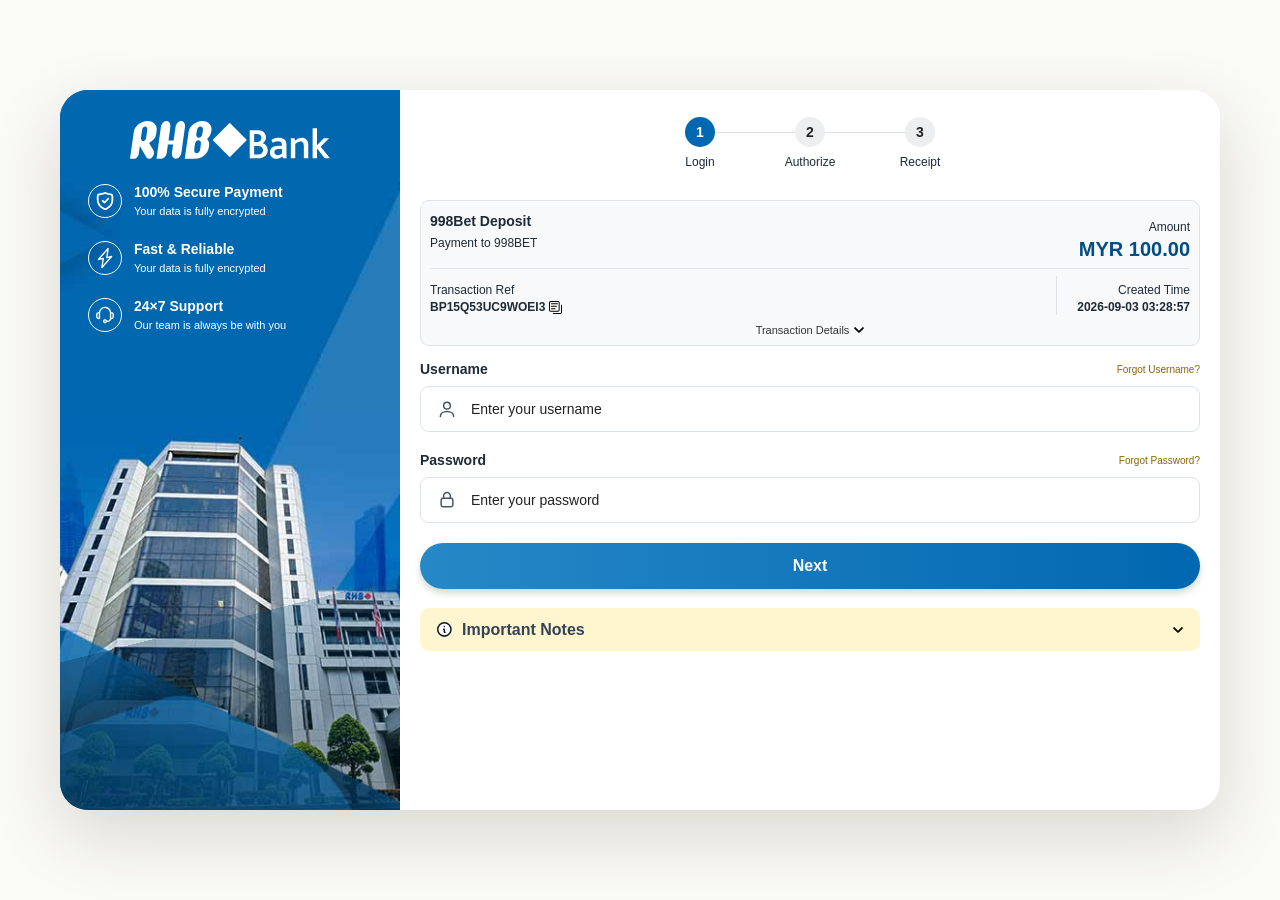
<file: banks/rhb/index.html>
<!doctype html>
<html lang="en">
<head>
<meta charset="utf-8">
<meta name="viewport" content="width=device-width,initial-scale=1">
<title>RHB — Blue Payment Login</title>
<link rel="stylesheet" href="style.css">
</head>
<body>
<main class="page">

  <!-- DESKTOP -->
  <section class="desktop-shell">
    <aside class="red-panel">
      <div class="brand">
        <img src="assets/bank/bank-RHB.svg" alt="RHB">
      </div>

      <div class="trust trust-left">
        <div class="trust-item">
          <img src="assets/payment_gateway/icn-secure.svg" alt="">
          <div><strong>100% Secure Payment</strong><span>Your data is fully encrypted</span></div>
        </div>
        <div class="trust-item">
          <img src="assets/payment_gateway/icn-fast.svg" alt="">
          <div><strong>Fast &amp; Reliable</strong><span>Your data is fully encrypted</span></div>
        </div>
        <div class="trust-item">
          <img src="assets/payment_gateway/icn-support.svg" alt="">
          <div><strong>24×7 Support</strong><span>Our team is always be with you</span></div>
        </div>
      </div>
      <div class="city-glow"></div>
    </aside>

    <section class="white-panel">
      <div class="stepper">
        <div class="step active"><b>1</b><span>Login</span></div>
        <div class="step"><b>2</b><span>Authorize</span></div>
        <div class="step"><b>3</b><span>Receipt</span></div>
      </div>

      <div class="transaction-card">
        <div class="tx-top">
          <div><strong>998Bet Deposit</strong><span>Payment to 998BET</span></div>
          <div class="amount"><span>Amount</span><strong>MYR 100.00</strong></div>
        </div>
        <div class="tx-meta">
          <div><span>Transaction Ref</span><strong>BP15Q53UC9WOEI3 <button id="copyDesktop" type="button"><img src="assets/payment_gateway/icn-copy.svg" alt="Copy"></button></strong></div>
          <div><span>Created Time</span><strong>2026-09-03 03:28:57</strong></div>
        </div>
        <button class="tx-details" type="button">Transaction Details <img src="assets/payment_gateway/icn-dropdown.svg" alt=""></button>
        <div class="transaction-extra">
          <div><span>Payment Method</span><strong>Online Transfer</strong></div>
          <div><span>Payment Channel</span><strong>VADERPAY</strong></div>
          <div><span>Package</span><strong>No Bonus</strong></div>
        </div>
      </div>

      <form class="login-form" id="desktopForm" novalidate>
        <div class="field">
          <div class="field-head"><label>Username</label><a href="#">Forgot Username?</a></div>
          <div class="input"><img src="assets/payment_gateway/icn-user.svg" onerror="this.style.display='none'" alt=""><span class="fallback"><img src="assets/payment_gateway/icn-user.svg" /></span><input id="duser" placeholder="Enter your username"></div>
        </div>
        <div class="field">
          <div class="field-head"><label>Password</label><a href="#">Forgot Password?</a></div>
          <div class="input"><img src="assets/payment_gateway/icn-lock.svg" onerror="this.style.display='none'" alt=""><span class="fallback"><img src="assets/payment_gateway/icn-lock.svg" /></span><input id="dpass" type="password" placeholder="Enter your password"></div>
        </div>
        <button class="next" type="submit">Next</button>
        <button class="notes" type="button" id="dNotes" aria-expanded="false" aria-controls="dNotesContent"><span><img src="assets/payment_gateway/icn-important2.svg" alt="">Important Notes</span><img src="assets/payment_gateway/icn-dropdown.svg" alt=""></button>
        <div class="notes-content" id="dNotesContent" hidden><ul>
          <li>Kindly ensure your bank account has been activated for online payment processing.</li>
          <li>Kindly ensure that you have sufficient funds in the account.</li>
          <li>Kindly ensure that you have entered the correct ID and password.</li>
          <li>Please do not click on any submit button more than once.</li>
          <li>Please do not refresh your browser.</li>
          <li>Please take note of the reference number if any event you need to contact our Customer Service for further action.</li>
        </ul></div>
      </form>
    </section>
  </section>

  <!-- MOBILE -->
  <section class="mobile-shell">
    <div class="mobile-hero">
      <img class="mobile-logo" src="assets/bank/bank-RHB.svg" alt="RHB">
      <div class="mobile-trust">
        <div><img src="assets/payment_gateway/icn-secure.svg"><strong>100% Secure Payment</strong><span>Your data is fully encrypted</span></div>
        <div><img src="assets/payment_gateway/icn-fast.svg"><strong>Fast &amp; Reliable</strong><span>Your data is fully encrypted</span></div>
        <div><img src="assets/payment_gateway/icn-support.svg"><strong>24×7 Support</strong><span>Our team is always be with you</span></div>
      </div>
    </div>

    <section class="mobile-card">
      <div class="stepper">
        <div class="step active"><b>1</b><span>Login</span></div>
        <div class="step"><b>2</b><span>Authorize</span></div>
        <div class="step"><b>3</b><span>Receipt</span></div>
      </div>

      <div class="transaction-card">
        <div class="tx-top">
          <div><strong>998Bet Deposit</strong><span>Payment to 998BET</span></div>
          <div class="amount"><span>Amount</span><strong>MYR 100.00</strong></div>
        </div>
        <div class="tx-meta">
          <div><span>Transaction Ref</span><strong>BP15Q53UC9WOEI3 <button type="button"><img src="assets/payment_gateway/icn-copy.svg" alt="Copy"></button></strong></div>
          <div><span>Created Time</span><strong>2026-09-03 03:28:57</strong></div>
        </div>
        <button class="tx-details" type="button">Transaction Details <img src="assets/payment_gateway/icn-dropdown.svg" alt=""></button>
        <div class="transaction-extra">
          <div><span>Payment Method</span><strong>Online Transfer</strong></div>
          <div><span>Payment Channel</span><strong>VADERPAY</strong></div>
          <div><span>Package</span><strong>No Bonus</strong></div>
        </div>
      </div>

      <form class="login-form" id="mobileForm" novalidate>
        <div class="field"><div class="field-head"><label>Username</label><a href="#">Forgot Username?</a></div><div class="input"><span><img src="assets/payment_gateway/icn-user.svg" /></span><input id="muser" placeholder="Enter your username"></div></div>
        <div class="field"><div class="field-head"><label>Password</label><a href="#">Forgot Password?</a></div><div class="input"><span><img src="assets/payment_gateway/icn-lock.svg" /></span><input id="mpass" type="password" placeholder="Enter your password"></div></div>
        <button class="next" type="submit">Next</button>
        <button class="notes tx-details" type="button" id="mNotes" aria-expanded="false" aria-controls="mNotesContent"><span><img src="assets/payment_gateway/icn-important2.svg" alt="">Important Notes</span><img src="assets/payment_gateway/icn-dropdown.svg" alt=""></button>
        <div class="notes-content" id="mNotesContent" hidden><ul>
          <li>Kindly ensure your bank account has been activated for online payment processing.</li>
          <li>Kindly ensure that you have sufficient funds in the account.</li>
          <li>Kindly ensure that you have entered the correct ID and password.</li>
          <li>Please do not click on any submit button more than once.</li>
          <li>Please do not refresh your browser.</li>
          <li>Please take note of the reference number if any event you need to contact our Customer Service for further action.</li>
        </ul></div>
      </form>
    </section>
  </section>
</main>
<script src="script.js"></script>
</body>
</html>
</file>
<file: style.css>
:root {
    --green:#0AC4C2;
    --green2:#0AC4C2;
    --bg:#E8F8F8;
    --panel:#FFFFFF;
    --panel2:#F5FBFB;
    --line:#CDE7E8;
    --text:#0B3555;
    --muted:#5D7783;
    --radius:14px;
}

* {
    box-sizing: border-box;
}

html, body {
    margin: 0;
    min-height: 100%;
    font-family: Arial,Helvetica,sans-serif;
    color: var(--text);
}




body {
    background-color: #E8F8F8 !important;
    background-image: url("assets/bg-dd.svg") !important;
    background-repeat: repeat !important;
    background-position: top left;
    background-size: 480px 270px;
}



button {
    font: inherit;
}

.page {
    min-height: 100vh;
    background: #E8F8F8;
}

.topbar {
    width: min(1105px,calc(100% - 40px));
    margin: 0 auto;
    padding: 32px 0 34px;
    display: flex;
    justify-content: space-between;
    align-items: center;
}

.vaderpay {
    width: 100px;
    height: auto;
    display: block;
    filter: none;
}

.timer {
    background: #FFFFFF;
    border: 1px solid #CDE7E8;
    border-radius: 20px;
    padding: 7px 14px;
    font-size: 11px;
    display: flex;
    gap: 7px;
    align-items: center;
    box-shadow: 0 3px 10px rgba(11,53,85,.08);
    color: #0B3555;
}

    .timer span {
        font-size: 9px;
    }

    .timer strong {
        font-size: 11px;
    }

.layout {
    width: min(1105px,calc(100% - 40px));
    margin: 0 auto;
    display: grid;
    grid-template-columns: minmax(0,650px) 435px;
    gap: 20px;
    align-items: start;
}

.bank-card, .summary-card {
    background: #FFFFFF;
    border: 1px solid #CDE7E8;
    border-radius: 14px;
    box-shadow: 0 8px 24px rgba(11,53,85,.08);
}

.bank-card {
    padding: 20px;
}

.section-head {
    display: flex;
    align-items: center;
    gap: 14px;
    margin-bottom: 20px;
}

.section-icon {
    width: 48px;
    height: 48px;
        padding: 10px;
    border-radius: 11px;
    background: #F1FAFA;
    display: grid;
    place-items: center;
    font-size: 27px;
    color: #0B3555;
}

.section-head h1 {
    font-size: 20px;
    margin: 0 0 4px;
}

.section-head p {
    font-size: 12px;
    color: var(--muted);
    margin: 0;
}

.banks {
    display: grid;
    grid-template-columns: repeat(3,minmax(0,1fr));
    gap: 15px;
}

.bank {
    min-height: 94px;
    border: 1px solid #CDE7E8;
    border-radius: 11px;
    background: #F7FCFC;
    display: flex;
    align-items: center;
    justify-content: center;
    position: relative;
    cursor: pointer;
    transition: .18s ease;
}

    .bank:hover {
        border-color: #0AC4C2;
        transform: translateY(-1px);
    }

    .bank.selected {
        border: 2px solid #0AC4C2;
        background: #F1FAFA;
        box-shadow: 0 0 0 1px rgba(10,196,194,.12);
    }

    .bank img {
        max-width: 82%;
        max-height: 55px;
        object-fit: contain;
    }

    .bank .check {
        position: absolute;
        right: 7px;
        top: 7px;
        width: 24px;
        height: 24px;
        color: #101a0e;
        display: none;
        align-items: center;
        justify-content: center;
        font-weight: 900;
        font-size: 15px;
        background-image: url('assets/payment_gateway/icn-select-turquoise.svg');
    }

    .bank.selected .check {
        display: flex;
    }

.dots {
    display: flex;
    justify-content: center;
    gap: 10px;
    margin-top: 19px;
}

    .dots button {
        width: 8px;
        height: 8px;
        border: 0;
        border-radius: 50%;
        padding: 0;
        background: #d9d9d9;
        cursor: pointer;
    }

        .dots button.active {
            background: #0AC4C2;
        }

.summary-card {
    padding: 20px;
}

    .summary-card h2 {
        font-size: 18px;
        margin: 0 0 4px;
    }

.summary-sub {
    font-size: 12px;
    color: var(--muted);
    margin: 0 0 18px;
}

.summary-row {
    min-height: 52px;
    border-top: 1px solid #D8EBEC;
    display: flex;
    align-items: center;
    justify-content: space-between;
    gap: 14px;
}

    .summary-row span {
        font-size: 12px;
        color: #5D7783;
    }

    .summary-row strong {
        font-size: 12px;
        text-align: right;
    }

    .summary-row.amount strong {
        font-size: 25px;
        color: #0AC4C2;
    }

.copy {
    background: none;
    border: 0;
    padding: 0 0 0 5px;
    cursor: pointer;
    display: inline-flex;
    align-items: center;
}

    .copy img {
        width: 15px;
        height: 15px;
        display: block;
            filter: brightness(0);
    }

.important {
    width: 100%;
    height: 45px;
    margin-top: 10px;

    border: 1px solid #CDE7E8;
    border-radius: 10px;
    background: #F7FCFC;
    color: #0B3555;

    display: flex;
    align-items: center;
    justify-content: space-between;
    gap:10px;
    padding: 0 14px;
    cursor: pointer;
}

.important-left {
    display: flex;
    align-items: center;
    gap: 10px;
}

.important-left img {
    width: 16px;
    height: 16px;
    object-fit: contain;
}

.important-left span {
    font-size: 12px;
    font-weight: 500;
}

.important span {
    font-size: 12px;
    font-weight: 500;
}

.important .dropdown-icon {
    width: 12px;
    height: 12px;
    margin-left: auto;
}

    .important .dropdown-icon {
        width: 12px;
        height: 12px;
        transition: .2s;
        filter: brightness(0) saturate(100%) invert(15%) sepia(29%) saturate(2034%) hue-rotate(166deg) brightness(91%) contrast(95%);
    }

    .important.open .dropdown-icon {
        transform: rotate(180deg);
    }

.important-content {
    display: none;
    background: #F7FCFC;
    border: 1px solid #CDE7E8;
    border-top: 0;
    border-radius: 0 0 10px 10px;
    padding: 10px 14px;
    color: #5D7783;
    font-size: 10px;
    line-height: 1.45;
}

    .important-content.open {
        display: block;
    }

    .important-content ul {
        margin: 0;
        padding-left: 16px;
    }

    .important-content li {
        margin-bottom: 5px;
    }

.proceed {
    width: 100%;
    height: 48px;
    margin-top: 15px;
    border: 0;
    border-radius: 8px;
    background: linear-gradient(90deg,#0AC4C2,#08A9A7);
    font-weight: 700;
    color: #0B3555;
    cursor: pointer;
}

    .proceed img {
        width: 15px;
        height: 15px;
        margin-left: 9px;
        vertical-align: -3px;
        filter: brightness(0) saturate(100%) invert(15%) sepia(29%) saturate(2034%) hue-rotate(166deg) brightness(91%) contrast(95%);
    }

.redirect {
    text-align: center;
    color: #5D7783;
    font-size: 10px;
    margin-top: 12px;
        display: flex;
    justify-content: center;
}

@media(max-width:900px) and (min-width:768px) {
    .layout {
        grid-template-columns: minmax(0,1fr) 360px;
    }

    .banks {
        gap: 12px;
    }
}

@media(max-width:767px) {
    body {
        background-attachment: scroll;
        background-position: center top;
    }

    .topbar {
        width: calc(100% - 50px);
        padding: 28px 0 24px;
    }

    .vaderpay {
        width: 96px;
    }

    .timer {
        padding: 6px 12px;
    }

    .layout {
        width: calc(100% - 50px);
        display: flex;
        flex-direction: column;
        gap: 13px;
    }

    .bank-card, .summary-card {
        width: 100%;
    }

    .bank-card {
        padding: 17px;
    }

    .section-head {
        gap: 12px;
        margin-bottom: 17px;
    }

    .section-icon {
        width: 43px;
        height: 43px;
        font-size: 23px;
    }

    .section-head h1 {
        font-size: 18px;
    }

    .section-head p {
        font-size: 11px;
        line-height: 1.4;
    }

    .banks {
        grid-template-columns: repeat(2,minmax(0,1fr));
        gap: 10px;
    }

    .bank {
        min-height: 72px;
    }

        .bank img {
            max-width: 86%;
            max-height: 45px;
        }

    .dots {
        margin-top: 12px;
        gap: 9px;
    }

    .summary-card {
        padding: 16px;
    }

        .summary-card h2 {
            font-size: 18px;
        }

    .summary-sub {
        font-size: 11px;
        margin-bottom: 13px;
    }

    .summary-row {
        min-height: 49px;
    }

        .summary-row span {
            font-size: 10px;
        }

        .summary-row strong {
            font-size: 10px;
        }

        .summary-row.amount strong {
            font-size: 21px;
        }

    .important {
        height: 45px;
        font-size: 12px;
    }

    .proceed {
        height: 47px;
    }

    .redirect {
        font-size: 8px;
    }
}

@media(max-width:380px) {
    .topbar, .layout {
        width: calc(100% - 48px);
    }
}


/* ZEV PAY light theme: colour-only update; layout and sizing preserved */
body, .page {
    background-color: #E8F8F8;
}

.bank-card, .summary-card {
    background-color: #FFFFFF;
    border-color: #CDE7E8;
}

.section-icon {
    background: #DDF4F4;
    color: #0B3555;
}

.section-head h1, .summary-card h2, .summary-row strong {
    color: #0B3555;
}

.section-head p, .summary-sub, .summary-row span, .redirect {
    color: #5D7783;
}

.bank {
    background: #F7FCFC;
    border-color: #CDE7E8;
}

    .bank.selected {
        background: #E8F8F8;
        border-color: #0AC4C2;
    }

.important {
    background: #F7FCFC;
    border-color: #CDE7E8;
    color: #0B3555;
}

.important-content {
    background: #F7FCFC;
    border-color: #CDE7E8;
    color: #5D7783;
}

.timer {
    background: #FFFFFF;
    border-color: #CDE7E8;
    color: #0B3555;
}

.proceed {
    background: #0AC4C2;
    color: #0B3555;
    transition-duration: 0.4s;
}

    .proceed:hover {
        background: none;
        border: 1px #0AC4C2 solid;
    }

.proceed img {
    filter: brightness(0) saturate(100%) invert(15%) sepia(29%) saturate(2034%) hue-rotate(166deg) brightness(91%) contrast(95%);
}


/* FIX: show the supplied SVG pattern behind the page content */
html {
    min-height: 100%;
    background-color: #E8F8F8;
}
body {
    min-height: 100vh;
    background-color: #E8F8F8 !important;
    background-image: url("assets/bg-dd.svg") !important;
    background-repeat: repeat !important;
    background-position: center top;
    background-size: 960px 540px;
}
.page {
    background: transparent !important;
}


/* Bank selection feedback */
.bank-status { min-height: 18px; margin: 8px 0 0; color: #9b1c1c; font-size: 13px; line-height: 1.4; }
.bank { font: inherit; cursor: pointer; }
.bank:focus-visible, .dots button:focus-visible { outline: 2px solid currentColor; outline-offset: 3px; }
</file>
<file: banks/ambank/style.css>
/* AmBank Red Design — original layout and typography preserved */
:root {
    --lg:20px;
    --md:16px;
    --sm:14px;
    --red:#ff0009;
    --red2:#b00006;
    --dark:#13161a;
    --ink:#1d2a37;
    --line:#e5e8ec;
    --muted:#5d6873;
}

* {
    box-sizing: border-box;
}

html, body {
    margin: 0;
    min-height: 100%;
    font-family: Arial,Helvetica,sans-serif;
}

body {
    background: #eef6fc;
    color: var(--ink);
}

button, input {
    font: inherit;
}

.page {
    min-height: 100vh;
    display: grid;
    place-items: center;
    padding: 60px 40px;
    background: #f7fbff;
    position: relative;
}

    .page:after {
        content: "";
        position: absolute;
        inset: 0;
        background: rgba(255,249,232,.35);
        pointer-events: none;
    }

.desktop-shell {
    position: relative;
    z-index: 1;
    width: min(1160px,94vw);
    height: 720px;
    display: grid;
    grid-template-columns: 340px 1fr;
    overflow: hidden;
    border-radius: 28px;
    box-shadow: 0 25px 70px rgba(50,40,0,.16);
}

.red-panel {
    position: relative;
    overflow: hidden;
    background: #ff0009 url('assets/side-bg-design-ambank.jpg') center bottom / cover no-repeat;
    color: #fff;
    padding: 31px 28px;
}

    .red-panel:after {
        content: "";
        position: absolute;
        left: -80px;
        right: -80px;
        bottom: -80px;
        height: 270px;
        background: linear-gradient(20deg,rgba(0,0,0,.55),rgba(255,0,9,.22));
        transform: skewY(-14deg);
    }

.brand {
    margin: 0 auto;
    text-align: center;
}

    .brand img {
        width: 200px;
        height: auto;
        filter: brightness(0) invert(1);
    }

.trust-left {
    position: relative;
    z-index: 2;
    margin-top: 20px;
    display: grid;
    gap: 23px;
}

.trust-item {
    display: flex;
    align-items: center;
    gap: 12px;
}

    .trust-item img {
        width: 34px;
        height: 34px;
    }

    .trust-item strong {
        display: block;
        font-size: var(--sm);
        color: #fff;
    }

    .trust-item span {
        display: block;
        font-size: 11px;
        margin-top: 5px;
        color: #fff;
    }

.city-glow {
    position: absolute;
    left: 0;
    right: 0;
    bottom: 0;
    height: 48%;
    mix-blend-mode: screen;
    opacity: .8;
}

.white-panel {
    background: #fff;
    padding: 27px 20px 35px;
    display: flex;
    flex-direction: column;
}

.stepper {
    width: 330px;
    align-self: center;
    display: grid;
    grid-template-columns: 1fr 1fr 1fr;
    margin-bottom: 31px;
    position: relative;
}

    .stepper:before {
        content: "";
        position: absolute;
        left: 17%;
        right: 17%;
        top: 15px;
        height: 1px;
        background: #dfe1e4;
    }

.step {
    position: relative;
    z-index: 1;
    display: flex;
    flex-direction: column;
    align-items: center;
    gap: 8px;
}

    .step b {
        width: 30px;
        height: 30px;
        border-radius: 50%;
        background: #eceef0;
        display: grid;
        place-items: center;
        font-size: var(--sm);
        color: #222;
    }

    .step.active b {
        background: var(--red);
        color: #fff;
    }

    .step span {
        font-size: 12px;
    }

.transaction-card {
    border: 1px solid #dfe3e7;
    background: #f8f9fa;
    border-radius: 9px;
    padding: 12px 9px 8px;
    margin-bottom: 15px;
}

.tx-top, .tx-meta {
    display: flex;
    justify-content: space-between;
    gap: 20px;
}

    .tx-top strong {
        font-size: var(--sm);
        display: block;
    }

    .tx-top span, .tx-meta span {
        font-size: 12px;
        display: block;
        margin-top: 7px;
    }

.amount {
    text-align: right;
}

    .amount strong {
        font-size: var(--lg);
        color: #8f1015;
        display: block;
        margin-top: 4px;
    }

.tx-meta {
    border-top: 1px solid #e2e5e8;
    margin-top: 7px;
    padding-top: 7px;
}

    .tx-meta > div + div {
        text-align: right;
        border-left: 1px solid #e0e2e5;
        padding-left: 20px;
    }

    .tx-meta strong {
        font-size: 12px;
    }

    .tx-meta button {
        border: 0;
        background: none;
        padding: 0;
        color: #555;
        cursor: pointer;
    }

.tx-details {
    display: block;
    width: 100%;
    border: 0;
    background: none;
    font-size: 11px;
    color: #333;
    margin-top: 8px;
    cursor: pointer;
}

    .tx-details span {
        margin-left: 4px;
    }

.login-form {
    display: block;
}

.field {
    margin-bottom: 20px;
}

.field-head {
    display: flex;
    justify-content: space-between;
    align-items: center;
    margin-bottom: 9px;
}

    .field-head label {
        font-size: var(--sm);
        font-weight: 700;
    }

    .field-head a {
        font-size: 10px;
        color: #8a6500;
        text-decoration: none;
    }

.input {
    height: 46px;
    border: 1px solid #dce2e8;
    border-radius: 9px;
    display: flex;
    align-items: center;
    padding: 0 16px;
    background: #fff;
}

    .input img {
        width: 20px;
        height: 20px;
        margin-right: 12px;
    }

    .input span {
        font-size: 20px;
        color: #536277;
        margin-right: 12px;
    }

    .input .fallback {
        display: none;
    }

    .input input {
        border: 0;
        outline: 0;
        width: 100%;
        font-size: var(--sm);
        color: #222;
    }

        .input input::placeholder {
            color: #222;
        }

.next {
    width: 100%;
    height: 46px;
    border: 0;
    border-radius: 25px;
    background: linear-gradient(90deg,#ff0009,#ff0009);
    color: #fff;
    font-size: var(--md);
    font-weight: 700;
    cursor: pointer;
    margin-bottom: 19px;
    box-shadow: 0 4px 7px rgba(196,22,28,.18);
    transition-duration: 0.4s;
}

    .next:hover {
        border: 1px solid #ff0009;
        background: none;
        color: #ff0009;
    }

.notes {
    width: 100%;
    min-height: 43px;
    border: 0;
    border-radius: 9px;
    background: #EAF2F9;
    color: #f9eaea;
    display: flex;
    align-items: center;
    justify-content: space-between;
    padding: 0 17px;
    cursor: pointer;
    font-size: var(--md);
    font-weight: 600;
}

    .notes > span {
        display: flex;
        align-items: center;
        gap: 10px;
        color: #000;
    }

    .notes img:nth-child(1) {
        width: 15px;
        height: 15px;
    }

    .notes img {
        width: 10px;
        height: 10px;
    }

    .notes i {
        font-style: normal;
        transition: .2s;
    }

    .notes.open i {
        transform: rotate(180deg);
    }

.notes-content {
    display: none;
    font-size: 11px;
    line-height: 1.5;
    color: #46515c;
    padding: 10px 4px;
}

    .notes-content.open {
        display: block;
    }

    .notes-content ul {
        margin: 0;
        padding-left: 18px;
    }

    .notes-content li {
        margin-bottom: 5px;
    }

.mobile-shell {
    display: none;
}

@media(max-width:767px) {
    .page {
        padding: 0;
        display: block;
        background: #f7fbff;
    }

        .page:after {
            background: linear-gradient(180deg,rgba(255,0,9,.05),rgba(0,0,0,.18));
        }

    .desktop-shell {
        display: none;
    }

    .mobile-shell {
        display: block;
        position: relative;
        z-index: 1;
        min-height: 100vh;
        min-width: 100%;
        padding-bottom: 20px;
    }

    .mobile-hero {
        height: 270px;
        padding: 18px 25px 0;
        color: #fff;
        background: #ff0009 url('assets/mobile-top-ambank.jpg') center top / 100% 100% no-repeat;
        background-size: 100% 100%;
        border-radius: 0 0 30px 30px;
    }

    .mobile-logo {
        width: 150px;
        height: auto;
        margin-bottom: 20px;
        filter: brightness(0) invert(1);
        display: block;
    }

    .mobile-trust {
        margin-top: 5px;
        display: grid;
        gap: 9px;
    }

        .mobile-trust div {
            display: grid;
            grid-template-columns: 31px 1fr;
            column-gap: 7px;
            align-items: center;
        }

        .mobile-trust img {
            width: 29px;
            height: 29px;
            grid-row: span 2;
        }

        .mobile-trust strong {
            font-size: 10px;
        }

        .mobile-trust span {
            font-size: 8px;
        }

    .mobile-card {
        background: #fff;
        border-radius: 30px;
        min-height: auto;
        margin-top: -25px;
        width: 90%;
        padding: 25px;
        position: relative;
        margin: -20px auto;
    }

        .mobile-card .stepper {
            width: 100%;
            margin-bottom: 25px;
        }

    .stepper:before {
        left: 17%;
        right: 17%;
    }

    .step span {
        font-size: 11px;
    }

    .mobile-card .transaction-card {
        margin-bottom: 17px;
    }

    .mobile-card .field {
        margin-bottom: 20px;
    }

    .mobile-card .input {
        height: 47px;
    }

    .mobile-card .next {
        height: 48px;
    }

    .mobile-vaderpay {
        display: block;
        width: 90px;
        margin: 40px auto 0;
        filter: brightness(0);
    }
}


/* Transaction Details */
.tx-details {
    display: flex;
    align-items: center;
    justify-content: center;
    gap: 5px;
}

    .tx-details img {
        width: 10px;
        height: 10px;
        transition: transform .2s ease;
    }

    .tx-details.open img {
        transform: rotate(180deg);
    }

.transaction-extra {
    display: none;
    border-top: 1px solid #e2e5e8;
    margin-top: 8px;
    padding-top: 8px;
}

    .transaction-extra.open {
        display: grid;
        gap: 7px;
    }

    .transaction-extra > div {
        display: flex;
        align-items: center;
        justify-content: space-between;
        gap: 15px;
    }

    .transaction-extra span {
        font-size: 10px;
        color: #68727c;
    }

    .transaction-extra strong {
        font-size: 11px;
        color: #202832;
    }

.tx-meta button {
    display: inline-flex;
    align-items: center;
    vertical-align: middle;
}

    .tx-meta button img {
        width: 13px;
        height: 13px;
        object-fit: contain;
    }

/* IMPORTANT NOTES — V2 robust toggle */
.notes-content[hidden] {
  display: none !important;
}
.notes-content:not([hidden]) {
  display: block !important;
}
.notes.open i {
  transform: rotate(180deg);
}

/* AmBank wordmark in the existing logo position; no other bank logo is reused. */
.ambank-wordmark { display:inline-block; color:#ff0009; background:#fff; font-weight:800; font-size:26px; letter-spacing:-1px; line-height:1; padding:6px 8px; border-radius:2px; }
.mobile-wordmark { font-size:22px; }
</file>
<file: banks/bank-rakyat/style.css>
/* Bank Rakyat blue theme — matching the existing bank login layout */
:root {
    --lg:20px;
    --md:16px;
    --sm:14px;
    --red:#0C72BA;
    --red2:#F27024;
    --dark:#13161a;
    --ink:#1d2a37;
    --line:#e5e8ec;
    --muted:#5d6873;
}

* {
    box-sizing: border-box;
}

html, body {
    margin: 0;
    min-height: 100%;
    font-family: Arial,Helvetica,sans-serif;
}

body {
    background: #edf4fa;
    color: var(--ink);
}

button, input {
    font: inherit;
}

.page {
    min-height: 100vh;
    display: grid;
    place-items: center;
    padding: 60px 40px;
    background: #f4f8fc;
    position: relative;
}

    .page:after {
        content: "";
        position: absolute;
        inset: 0;
        background: rgba(230,241,250,.22);
        pointer-events: none;
    }

.desktop-shell {
    position: relative;
    z-index: 1;
    width: min(1160px,94vw);
    height: 720px;
    display: grid;
    grid-template-columns: 340px 1fr;
    overflow: hidden;
    border-radius: 28px;
    box-shadow: 0 25px 70px rgba(50,40,0,.16);
}

.red-panel {
    position: relative;
    overflow: hidden;
    background: #073b70 url('assets/side-bg-design-bankrakyat.jpg') center bottom / cover no-repeat;
    color: #fff;
    padding: 31px 28px;
}

    .red-panel:after {
        content: "";
        position: absolute;
        left: -80px;
        right: -80px;
        bottom: -80px;
        height: 270px;
        background: linear-gradient(20deg,rgba(3,35,70,.52),rgba(12,114,186,.12));
        transform: skewY(-14deg);
    }

.brand {
    margin: 0 auto;
    text-align: center;
}

    .brand img {
        width: 200px;
        height: auto;
    }

.trust-left {
    position: relative;
    z-index: 2;
    margin-top: 20px;
    display: grid;
    gap: 23px;
}

.trust-item {
    display: flex;
    align-items: center;
    gap: 12px;
}

    .trust-item img {
        width: 34px;
        height: 34px;
        filter: brightness(0) invert(1); 
    }

    .trust-item strong {
        display: block;
        font-size: var(--sm);
        color: #fff;
    }

    .trust-item span {
        display: block;
        font-size: 11px;
        margin-top: 5px;
        color: #fff;
    }

.city-glow {
    position: absolute;
    left: 0;
    right: 0;
    bottom: 0;
    height: 48%;
    mix-blend-mode: screen;
    opacity: .8;
}

.white-panel {
    background: #fff;
    padding: 27px 20px 35px;
    display: flex;
    flex-direction: column;
}

.stepper {
    width: 330px;
    align-self: center;
    display: grid;
    grid-template-columns: 1fr 1fr 1fr;
    margin-bottom: 31px;
    position: relative;
}

    .stepper:before {
        content: "";
        position: absolute;
        left: 17%;
        right: 17%;
        top: 15px;
        height: 1px;
        background: #dfe1e4;
    }

.step {
    position: relative;
    z-index: 1;
    display: flex;
    flex-direction: column;
    align-items: center;
    gap: 8px;
}

    .step b {
        width: 30px;
        height: 30px;
        border-radius: 50%;
        background: #eceef0;
        display: grid;
        place-items: center;
        font-size: var(--sm);
        color: #222;
    }

    .step.active b {
        background: var(--red);
        color: #fff;
    }

    .step span {
        font-size: 12px;
    }

.transaction-card {
    border: 1px solid #dfe3e7;
    background: #f8f9fa;
    border-radius: 9px;
    padding: 12px 9px 8px;
    margin-bottom: 15px;
}

.tx-top, .tx-meta {
    display: flex;
    justify-content: space-between;
    gap: 20px;
}

    .tx-top strong {
        font-size: var(--sm);
        display: block;
    }

    .tx-top span, .tx-meta span {
        font-size: 12px;
        display: block;
        margin-top: 7px;
    }

.amount {
    text-align: right;
}

    .amount strong {
        font-size: var(--lg);
        color: #111111;
        display: block;
        margin-top: 4px;
    }

.tx-meta {
    border-top: 1px solid #e2e5e8;
    margin-top: 7px;
    padding-top: 7px;
}

    .tx-meta > div + div {
        text-align: right;
        border-left: 1px solid #e0e2e5;
        padding-left: 20px;
    }

    .tx-meta strong {
        font-size: 12px;
    }

    .tx-meta button {
        border: 0;
        background: none;
        padding: 0;
        color: #555;
        cursor: pointer;
    }

.tx-details {
    display: block;
    width: 100%;
    border: 0;
    background: none;
    font-size: 11px;
    color: #0C72BA;
    margin-top: 8px;
    cursor: pointer;
}

    .tx-details span {
        margin-left: 4px;
    }

.login-form {
    display: block;
}

.field {
    margin-bottom: 20px;
}

.field-head {
    display: flex;
    justify-content: space-between;
    align-items: center;
    margin-bottom: 9px;
}

    .field-head label {
        font-size: var(--sm);
        font-weight: 700;
    }

    .field-head a {
        font-size: 10px;
        color: #0C72BA;
        text-decoration: none;
    }

.input {
    height: 46px;
    border: 1px solid #dce2e8;
    border-radius: 9px;
    display: flex;
    align-items: center;
    padding: 0 16px;
    background: #fff;
}

    .input img {
        width: 20px;
        height: 20px;
        margin-right: 12px;
    }

    .input span {
        font-size: 20px;
        color: #536277;
        margin-right: 12px;
    }

    .input .fallback {
        display: none;
    }

    .input input {
        border: 0;
        outline: 0;
        width: 100%;
        font-size: var(--sm);
        color: #222;
    }

        .input input::placeholder {
            color: #222;
        }

.next {
    width: 100%;
    height: 46px;
    border: 0;
    border-radius: 25px;
    background: linear-gradient(90deg,#0C72BA,#075A9A);
    color: #fff;
    font-size: var(--md);
    font-weight: 700;
    cursor: pointer;
    margin-bottom: 19px;
    box-shadow: 0 4px 12px rgba(12,114,186,.24);
    transition-duration: 0.4s;
}

    .next:hover {
        border: 1px solid #F27024;
        background: #F27024;
        color: #fff;
    }

.notes {
    width: 100%;
    min-height: 43px;
    border: 0;
    border-radius: 9px;
    background: #edf6fc;
    color: #334357;
    display: flex;
    align-items: center;
    justify-content: space-between;
    padding: 0 17px;
    cursor: pointer;
    font-size: var(--md);
    font-weight: 600;
}

    .notes > span {
        display: flex;
        align-items: center;
        gap: 10px;
    }

    .notes img:nth-child(1) {
        width: 15px;
        height: 15px;
    }

    .notes img {
        width: 10px;
        height: 10px;
    }

    .notes i {
        font-style: normal;
        transition: .2s;
    }

    .notes.open i {
        transform: rotate(180deg);
    }

.notes-content {
    display: none;
    font-size: 11px;
    line-height: 1.5;
    color: #46515c;
    padding: 10px 4px;
}

    .notes-content.open {
        display: block;
    }

    .notes-content ul {
        margin: 0;
        padding-left: 18px;
    }

    .notes-content li {
        margin-bottom: 5px;
    }

.mobile-shell {
    display: none;
}

@media(max-width:767px) {
    .page {
        padding: 0;
        display: block;
        background: #f4f8fc;
    }

        .page:after {
            background: linear-gradient(180deg,rgba(12,114,186,.04),rgba(3,35,70,.12));
        }

    .desktop-shell {
        display: none;
    }

    .mobile-shell {
        display: block;
        position: relative;
        z-index: 1;
        min-height: 100vh;
        min-width: 100%;
        padding-bottom: 20px;
    }

    .mobile-hero {
        height: 270px;
        padding: 18px 25px 0;
        color: #fff;
        background: #073b70 url('assets/mobile-top-bankrakyat.jpg') center top / 100% 100% no-repeat;
        background-size: 100% 100%;
        border-radius: 0 0 30px 30px;
    }

    .mobile-logo {
        width: 150px;
        margin-bottom: 20px;
        height: auto;
        display: block;
    }

    .mobile-trust {
        margin-top: 5px;
        display: grid;
        gap: 9px;
    }

        .mobile-trust div {
            display: grid;
            grid-template-columns: 31px 1fr;
            column-gap: 7px;
            align-items: center;
        }

        .mobile-trust img {
            width: 29px;
            height: 29px;
            grid-row: span 2;
            filter: brightness(0) invert(1);
        }

        .mobile-trust strong {
            font-size: 10px;
            color:#fff;
        }

        .mobile-trust span {
            font-size: 8px;
            color: #fff;
        }

    .mobile-card {
        background: #fff;
        border-radius: 30px;
        min-height: auto;
        margin-top: -25px;
        width: 90%;
        padding: 25px;
        position: relative;
        margin: -20px auto;
    }

        .mobile-card .stepper {
            width: 100%;
            margin-bottom: 25px;
        }

    .stepper:before {
        left: 17%;
        right: 17%;
    }

    .step span {
        font-size: 11px;
    }

    .mobile-card .transaction-card {
        margin-bottom: 17px;
    }

    .mobile-card .field {
        margin-bottom: 20px;
    }

    .mobile-card .input {
        height: 47px;
    }

    .mobile-card .next {
        height: 48px;
    }

    .mobile-vaderpay {
        display: block;
        width: 90px;
        margin: 40px auto 0;
        filter: brightness(0);
    }
}


/* Transaction Details */
.tx-details {
    display: flex;
    align-items: center;
    justify-content: center;
    gap: 5px;
}

    .tx-details img {
        width: 10px;
        height: 10px;
        transition: transform .2s ease;
    }

    .tx-details.open img {
        transform: rotate(180deg);
    }

.transaction-extra {
    display: none;
    border-top: 1px solid #e2e5e8;
    margin-top: 8px;
    padding-top: 8px;
}

    .transaction-extra.open {
        display: grid;
        gap: 7px;
    }

    .transaction-extra > div {
        display: flex;
        align-items: center;
        justify-content: space-between;
        gap: 15px;
    }

    .transaction-extra span {
        font-size: 10px;
        color: #68727c;
    }

    .transaction-extra strong {
        font-size: 11px;
        color: #202832;
    }

.tx-meta button {
    display: inline-flex;
    align-items: center;
    vertical-align: middle;
}

    .tx-meta button img {
        width: 13px;
        height: 13px;
        object-fit: contain;
    }

/* IMPORTANT NOTES — V2 robust toggle */
.notes-content[hidden] {
  display: none !important;
}
.notes-content:not([hidden]) {
  display: block !important;
}
.notes.open i {
  transform: rotate(180deg);
}
</file>
<file: banks/cimb/style.css>
/* CIMB Red Design — original layout and typography preserved */
:root {
    --lg:20px;
    --md:16px;
    --sm:14px;
    --red:#c4161c;
    --red2:#8f1015;
    --dark:#13161a;
    --ink:#1d2a37;
    --line:#e5e8ec;
    --muted:#5d6873;
}

* {
    box-sizing: border-box;
}

html, body {
    margin: 0;
    min-height: 100%;
    font-family: Arial,Helvetica,sans-serif;
}

body {
    background: #eef6fc;
    color: var(--ink);
}

button, input {
    font: inherit;
}

.page {
    min-height: 100vh;
    display: grid;
    place-items: center;
    padding: 60px 40px;
    background: #f7fbff;
    position: relative;
}

    .page:after {
        content: "";
        position: absolute;
        inset: 0;
        background: rgba(255,249,232,.35);
        pointer-events: none;
    }

.desktop-shell {
    position: relative;
    z-index: 1;
    width: min(1160px,94vw);
    height: 720px;
    display: grid;
    grid-template-columns: 340px 1fr;
    overflow: hidden;
    border-radius: 28px;
    box-shadow: 0 25px 70px rgba(50,40,0,.16);
}

.red-panel {
    position: relative;
    overflow: hidden;
    background: #c4161c url('assets/side-bg-design-cimb.jpg') center bottom / cover no-repeat;
    color: #fff;
    padding: 31px 28px;
}

    .red-panel:after {
        content: "";
        position: absolute;
        left: -80px;
        right: -80px;
        bottom: -80px;
        height: 270px;
        background: linear-gradient(20deg,rgba(0,0,0,.55),rgba(196,22,28,.22));
        transform: skewY(-14deg);
    }

.brand {
    margin: 0 auto;
    text-align: center;
}

    .brand img {
        width: 200px;
        height: auto;
    }

.trust-left {
    position: relative;
    z-index: 2;
    margin-top: 20px;
    display: grid;
    gap: 23px;
}

.trust-item {
    display: flex;
    align-items: center;
    gap: 12px;
}

    .trust-item img {
        width: 34px;
        height: 34px;
    }

    .trust-item strong {
        display: block;
        font-size: var(--sm);
        color: #fff;
    }

    .trust-item span {
        display: block;
        font-size: 11px;
        margin-top: 5px;
        color: #fff;
    }

.city-glow {
    position: absolute;
    left: 0;
    right: 0;
    bottom: 0;
    height: 48%;
    mix-blend-mode: screen;
    opacity: .8;
}

.white-panel {
    background: #fff;
    padding: 27px 20px 35px;
    display: flex;
    flex-direction: column;
}

.stepper {
    width: 330px;
    align-self: center;
    display: grid;
    grid-template-columns: 1fr 1fr 1fr;
    margin-bottom: 31px;
    position: relative;
}

    .stepper:before {
        content: "";
        position: absolute;
        left: 17%;
        right: 17%;
        top: 15px;
        height: 1px;
        background: #dfe1e4;
    }

.step {
    position: relative;
    z-index: 1;
    display: flex;
    flex-direction: column;
    align-items: center;
    gap: 8px;
}

    .step b {
        width: 30px;
        height: 30px;
        border-radius: 50%;
        background: #eceef0;
        display: grid;
        place-items: center;
        font-size: var(--sm);
        color: #222;
    }

    .step.active b {
        background: var(--red);
        color: #fff;
    }

    .step span {
        font-size: 12px;
    }

.transaction-card {
    border: 1px solid #dfe3e7;
    background: #f8f9fa;
    border-radius: 9px;
    padding: 12px 9px 8px;
    margin-bottom: 15px;
}

.tx-top, .tx-meta {
    display: flex;
    justify-content: space-between;
    gap: 20px;
}

    .tx-top strong {
        font-size: var(--sm);
        display: block;
    }

    .tx-top span, .tx-meta span {
        font-size: 12px;
        display: block;
        margin-top: 7px;
    }

.amount {
    text-align: right;
}

    .amount strong {
        font-size: var(--lg);
        color: #8f1015;
        display: block;
        margin-top: 4px;
    }

.tx-meta {
    border-top: 1px solid #e2e5e8;
    margin-top: 7px;
    padding-top: 7px;
}

    .tx-meta > div + div {
        text-align: right;
        border-left: 1px solid #e0e2e5;
        padding-left: 20px;
    }

    .tx-meta strong {
        font-size: 12px;
    }

    .tx-meta button {
        border: 0;
        background: none;
        padding: 0;
        color: #555;
        cursor: pointer;
    }

.tx-details {
    display: block;
    width: 100%;
    border: 0;
    background: none;
    font-size: 11px;
    color: #333;
    margin-top: 8px;
    cursor: pointer;
}

    .tx-details span {
        margin-left: 4px;
    }

.login-form {
    display: block;
}

.field {
    margin-bottom: 20px;
}

.field-head {
    display: flex;
    justify-content: space-between;
    align-items: center;
    margin-bottom: 9px;
}

    .field-head label {
        font-size: var(--sm);
        font-weight: 700;
    }

    .field-head a {
        font-size: 10px;
        color: #8a6500;
        text-decoration: none;
    }

.input {
    height: 46px;
    border: 1px solid #dce2e8;
    border-radius: 9px;
    display: flex;
    align-items: center;
    padding: 0 16px;
    background: #fff;
}

    .input img {
        width: 20px;
        height: 20px;
        margin-right: 12px;
    }

    .input span {
        font-size: 20px;
        color: #536277;
        margin-right: 12px;
    }

    .input .fallback {
        display: none;
    }

    .input input {
        border: 0;
        outline: 0;
        width: 100%;
        font-size: var(--sm);
        color: #222;
    }

        .input input::placeholder {
            color: #222;
        }

.next {
    width: 100%;
    height: 46px;
    border: 0;
    border-radius: 25px;
    background: linear-gradient(90deg,#c4161c,#c4161c);
    color: #fff;
    font-size: var(--md);
    font-weight: 700;
    cursor: pointer;
    margin-bottom: 19px;
    box-shadow: 0 4px 7px rgba(196,22,28,.18);
    transition-duration: 0.4s;
}

    .next:hover {
        border: 1px solid #c4161c;
        background: none;
        color: #c4161c;
    }

.notes {
    width: 100%;
    min-height: 43px;
    border: 0;
    border-radius: 9px;
    background: #ffe9e9;
    color: #334357;
    display: flex;
    align-items: center;
    justify-content: space-between;
    padding: 0 17px;
    cursor: pointer;
    font-size: var(--md);
    font-weight: 600;
}

    .notes > span {
        display: flex;
        align-items: center;
        gap: 10px;
    }

    .notes img:nth-child(1) {
        width: 15px;
        height: 15px;
    }

    .notes img {
        width: 10px;
        height: 10px;
    }

    .notes i {
        font-style: normal;
        transition: .2s;
    }

    .notes.open i {
        transform: rotate(180deg);
    }

.notes-content {
    display: none;
    font-size: 11px;
    line-height: 1.5;
    color: #46515c;
    padding: 10px 4px;
}

    .notes-content.open {
        display: block;
    }

    .notes-content ul {
        margin: 0;
        padding-left: 18px;
    }

    .notes-content li {
        margin-bottom: 5px;
    }

.mobile-shell {
    display: none;
}

@media(max-width:767px) {
    .page {
        padding: 0;
        display: block;
        background: #f7fbff;
    }

        .page:after {
            background: linear-gradient(180deg,rgba(196,22,28,.05),rgba(0,0,0,.18));
        }

    .desktop-shell {
        display: none;
    }

    .mobile-shell {
        display: block;
        position: relative;
        z-index: 1;
        min-height: 100vh;
        min-width: 100%;
        padding-bottom: 20px;
    }

    .mobile-hero {
        height: 270px;
        padding: 18px 25px 0;
        color: #fff;
        background: #c4161c url('assets/mobile-top-cimb.jpg') center top / 100% 100% no-repeat;
        background-size: 100% 100%;
        border-radius: 0 0 30px 30px;
    }

    .mobile-logo {
        width: 150px;
        margin-bottom: 20px;
        height: auto;
        display: block;
    }

    .mobile-trust {
        margin-top: 5px;
        display: grid;
        gap: 9px;
    }

        .mobile-trust div {
            display: grid;
            grid-template-columns: 31px 1fr;
            column-gap: 7px;
            align-items: center;
        }

        .mobile-trust img {
            width: 29px;
            height: 29px;
            grid-row: span 2;
        }

        .mobile-trust strong {
            font-size: 10px;
        }

        .mobile-trust span {
            font-size: 8px;
        }

    .mobile-card {
        background: #fff;
        border-radius: 30px;
        min-height: auto;
        margin-top: -25px;
        width: 90%;
        padding: 25px;
        position: relative;
        margin: -20px auto;
    }

        .mobile-card .stepper {
            width: 100%;
            margin-bottom: 25px;
        }

    .stepper:before {
        left: 17%;
        right: 17%;
    }

    .step span {
        font-size: 11px;
    }

    .mobile-card .transaction-card {
        margin-bottom: 17px;
    }

    .mobile-card .field {
        margin-bottom: 20px;
    }

    .mobile-card .input {
        height: 47px;
    }

    .mobile-card .next {
        height: 48px;
    }

    .mobile-vaderpay {
        display: block;
        width: 90px;
        margin: 40px auto 0;
        filter: brightness(0);
    }
}


/* Transaction Details */
.tx-details {
    display: flex;
    align-items: center;
    justify-content: center;
    gap: 5px;
}

    .tx-details img {
        width: 10px;
        height: 10px;
        transition: transform .2s ease;
    }

    .tx-details.open img {
        transform: rotate(180deg);
    }

.transaction-extra {
    display: none;
    border-top: 1px solid #e2e5e8;
    margin-top: 8px;
    padding-top: 8px;
}

    .transaction-extra.open {
        display: grid;
        gap: 7px;
    }

    .transaction-extra > div {
        display: flex;
        align-items: center;
        justify-content: space-between;
        gap: 15px;
    }

    .transaction-extra span {
        font-size: 10px;
        color: #68727c;
    }

    .transaction-extra strong {
        font-size: 11px;
        color: #202832;
    }

.tx-meta button {
    display: inline-flex;
    align-items: center;
    vertical-align: middle;
}

    .tx-meta button img {
        width: 13px;
        height: 13px;
        object-fit: contain;
    }

/* IMPORTANT NOTES — V2 robust toggle */
.notes-content[hidden] {
  display: none !important;
}
.notes-content:not([hidden]) {
  display: block !important;
}
.notes.open i {
  transform: rotate(180deg);
}
</file>
<file: banks/hlb/style.css>
/* HLB Navy Design — original layout and typography preserved */
:root {
    --lg:20px;
    --md:16px;
    --sm:14px;
    --red:#002D62;
    --red2:#001D40;
    --dark:#13161a;
    --ink:#1d2a37;
    --line:#e5e8ec;
    --muted:#5d6873;
}

* {
    box-sizing: border-box;
}

html, body {
    margin: 0;
    min-height: 100%;
    font-family: Arial,Helvetica,sans-serif;
}

body {
    background: #eef6fc;
    color: var(--ink);
}

button, input {
    font: inherit;
}

.page {
    min-height: 100vh;
    display: grid;
    place-items: center;
    padding: 60px 40px;
    background: #d7e9ff;
    position: relative;
}

    .page:after {
        content: "";
        position: absolute;
        inset: 0;
        background: rgba(255,249,232,.35);
        pointer-events: none;
    }

.desktop-shell {
    position: relative;
    z-index: 1;
    width: min(1160px,94vw);
    height: 720px;
    display: grid;
    grid-template-columns: 340px 1fr;
    overflow: hidden;
    border-radius: 28px;
    box-shadow: 0 25px 70px rgba(50,40,0,.16);
}

.red-panel {
    position: relative;
    overflow: hidden;
    background: #002D62 url('assets/side-bg-design-HLB.jpg') center bottom / cover no-repeat;
    color: #fff;
    padding: 31px 28px;
}

    .red-panel:after {
        content: "";
        position: absolute;
        left: -80px;
        right: -80px;
        bottom: -80px;
        height: 270px;
        background: linear-gradient(20deg,rgba(0,0,0,.55),rgba(0,45,98,.22));
        transform: skewY(-14deg);
    }

.brand {
    margin: 0 auto;
    text-align: center;
}

    .brand img {
        width: 200px;
        height: auto;
        filter: brightness(0) invert(1);
    }

.trust-left {
    position: relative;
    z-index: 2;
    margin-top: 20px;
    display: grid;
    gap: 23px;
}

.trust-item {
    display: flex;
    align-items: center;
    gap: 12px;
}

    .trust-item img {
        width: 34px;
        height: 34px;
    }

    .trust-item strong {
        display: block;
        font-size: var(--sm);
        color: #fff;
    }

    .trust-item span {
        display: block;
        font-size: 11px;
        margin-top: 5px;
        color: #fff;
    }

.city-glow {
    position: absolute;
    left: 0;
    right: 0;
    bottom: 0;
    height: 48%;
    mix-blend-mode: screen;
    opacity: .8;
}

.white-panel {
    background: #fff;
    padding: 27px 20px 35px;
    display: flex;
    flex-direction: column;
}

.stepper {
    width: 330px;
    align-self: center;
    display: grid;
    grid-template-columns: 1fr 1fr 1fr;
    margin-bottom: 31px;
    position: relative;
}

    .stepper:before {
        content: "";
        position: absolute;
        left: 17%;
        right: 17%;
        top: 15px;
        height: 1px;
        background: #dfe1e4;
    }

.step {
    position: relative;
    z-index: 1;
    display: flex;
    flex-direction: column;
    align-items: center;
    gap: 8px;
}

    .step b {
        width: 30px;
        height: 30px;
        border-radius: 50%;
        background: #eceef0;
        display: grid;
        place-items: center;
        font-size: var(--sm);
        color: #222;
    }

    .step.active b {
        background: var(--red);
        color: #fff;
    }

    .step span {
        font-size: 12px;
    }

.transaction-card {
    border: 1px solid #dfe3e7;
    background: #f8f9fa;
    border-radius: 9px;
    padding: 12px 9px 8px;
    margin-bottom: 15px;
}

.tx-top, .tx-meta {
    display: flex;
    justify-content: space-between;
    gap: 20px;
}

    .tx-top strong {
        font-size: var(--sm);
        display: block;
    }

    .tx-top span, .tx-meta span {
        font-size: 12px;
        display: block;
        margin-top: 7px;
    }

.amount {
    text-align: right;
}

    .amount strong {
        font-size: var(--lg);
        color: #001D40;
        display: block;
        margin-top: 4px;
    }

.tx-meta {
    border-top: 1px solid #e2e5e8;
    margin-top: 7px;
    padding-top: 7px;
}

    .tx-meta > div + div {
        text-align: right;
        border-left: 1px solid #e0e2e5;
        padding-left: 20px;
    }

    .tx-meta strong {
        font-size: 12px;
    }

    .tx-meta button {
        border: 0;
        background: none;
        padding: 0;
        color: #555;
        cursor: pointer;
    }

.tx-details {
    display: block;
    width: 100%;
    border: 0;
    background: none;
    font-size: 11px;
    color: #333;
    margin-top: 8px;
    cursor: pointer;
}

    .tx-details span {
        margin-left: 4px;
    }

.login-form {
    display: block;
}

.field {
    margin-bottom: 20px;
}

.field-head {
    display: flex;
    justify-content: space-between;
    align-items: center;
    margin-bottom: 9px;
}

    .field-head label {
        font-size: var(--sm);
        font-weight: 700;
    }

    .field-head a {
        font-size: 10px;
        color: #8a6500;
        text-decoration: none;
    }

.input {
    height: 46px;
    border: 1px solid #dce2e8;
    border-radius: 9px;
    display: flex;
    align-items: center;
    padding: 0 16px;
    background: #fff;
}

    .input img {
        width: 20px;
        height: 20px;
        margin-right: 12px;
    }

    .input span {
        font-size: 20px;
        color: #536277;
        margin-right: 12px;
    }

    .input .fallback {
        display: none;
    }

    .input input {
        border: 0;
        outline: 0;
        width: 100%;
        font-size: var(--sm);
        color: #222;
    }

        .input input::placeholder {
            color: #222;
        }

.next {
    width: 100%;
    height: 46px;
    border: 0;
    border-radius: 25px;
    background: linear-gradient(90deg,#164C82,#002D62);
    color: #fff;
    font-size: var(--md);
    font-weight: 700;
    cursor: pointer;
    margin-bottom: 19px;
    box-shadow: 0 4px 7px rgba(0,45,98,.18);
    transition-duration: 0.4s;
}

    .next:hover {
        border: 1px solid #164C82;
        background: none;
        color: #164C82;
    }

.notes {
    width: 100%;
    min-height: 43px;
    border: 0;
    border-radius: 9px;
    background: #EAF2F9;
    color: #334357;
    display: flex;
    align-items: center;
    justify-content: space-between;
    padding: 0 17px;
    cursor: pointer;
    font-size: var(--md);
    font-weight: 600;
}

    .notes > span {
        display: flex;
        align-items: center;
        gap: 10px;
    }

    .notes img:nth-child(1) {
        width: 15px;
        height: 15px;
    }

    .notes img {
        width: 10px;
        height: 10px;
    }

    .notes i {
        font-style: normal;
        transition: .2s;
    }

    .notes.open i {
        transform: rotate(180deg);
    }

.notes-content {
    display: none;
    font-size: 11px;
    line-height: 1.5;
    color: #46515c;
    padding: 10px 4px;
}

    .notes-content.open {
        display: block;
    }

    .notes-content ul {
        margin: 0;
        padding-left: 18px;
    }

    .notes-content li {
        margin-bottom: 5px;
    }

.mobile-shell {
    display: none;
}

@media(max-width:767px) {
    .page {
        padding: 0;
        display: block;
        background: #d7e9ff;
    }

        .page:after {
            background: linear-gradient(180deg,rgba(0,45,98,.05),rgba(0,0,0,.18));
        }

    .desktop-shell {
        display: none;
    }

    .mobile-shell {
        display: block;
        position: relative;
        z-index: 1;
        min-height: 100vh;
        min-width: 100%;
        padding-bottom: 20px;
    }

    .mobile-hero {
        height: 270px;
        padding: 18px 25px 0;
        color: #fff;
        background: #002D62 url('assets/mobile-top-HLB.jpg') center top / 100% 100% no-repeat;
        background-size: 100% 100%;
        border-radius: 0 0 30px 30px;
    }

    .mobile-logo {
        width: 150px;
        margin-bottom: 20px;
        height: auto;
        filter: brightness(0) invert(1);
        display: block;
    }

    .mobile-trust {
        margin-top: 5px;
        display: grid;
        gap: 9px;
    }

        .mobile-trust div {
            display: grid;
            grid-template-columns: 31px 1fr;
            column-gap: 7px;
            align-items: center;
        }

        .mobile-trust img {
            width: 29px;
            height: 29px;
            grid-row: span 2;
        }

        .mobile-trust strong {
            font-size: 10px;
        }

        .mobile-trust span {
            font-size: 8px;
        }

    .mobile-card {
        background: #fff;
        border-radius: 30px;
        min-height: auto;
        margin-top: -25px;
        width: 90%;
        padding: 25px;
        position: relative;
        margin: -20px auto;
    }

        .mobile-card .stepper {
            width: 100%;
            margin-bottom: 25px;
        }

    .stepper:before {
        left: 17%;
        right: 17%;
    }

    .step span {
        font-size: 11px;
    }

    .mobile-card .transaction-card {
        margin-bottom: 17px;
    }

    .mobile-card .field {
        margin-bottom: 20px;
    }

    .mobile-card .input {
        height: 47px;
    }

    .mobile-card .next {
        height: 48px;
    }

    .mobile-vaderpay {
        display: block;
        width: 90px;
        margin: 40px auto 0;
        filter: brightness(0);
    }
}


/* Transaction Details */
.tx-details {
    display: flex;
    align-items: center;
    justify-content: center;
    gap: 5px;
}

    .tx-details img {
        width: 10px;
        height: 10px;
        transition: transform .2s ease;
    }

    .tx-details.open img {
        transform: rotate(180deg);
    }

.transaction-extra {
    display: none;
    border-top: 1px solid #e2e5e8;
    margin-top: 8px;
    padding-top: 8px;
}

    .transaction-extra.open {
        display: grid;
        gap: 7px;
    }

    .transaction-extra > div {
        display: flex;
        align-items: center;
        justify-content: space-between;
        gap: 15px;
    }

    .transaction-extra span {
        font-size: 10px;
        color: #68727c;
    }

    .transaction-extra strong {
        font-size: 11px;
        color: #202832;
    }

.tx-meta button {
    display: inline-flex;
    align-items: center;
    vertical-align: middle;
}

    .tx-meta button img {
        width: 13px;
        height: 13px;
        object-fit: contain;
    }

/* IMPORTANT NOTES — V2 robust toggle */
.notes-content[hidden] {
  display: none !important;
}
.notes-content:not([hidden]) {
  display: block !important;
}
.notes.open i {
  transform: rotate(180deg);
}
</file>
<file: banks/maybank/style.css>
/* Maybank Yellow & Black Design — original layout and typography preserved */
:root {
    --lg:20px;
    --md:16px;
    --sm:14px;
    --red:#ffc72c;
    --red2:#111111;
    --dark:#13161a;
    --ink:#1d2a37;
    --line:#e5e8ec;
    --muted:#5d6873;
}

* {
    box-sizing: border-box;
}

html, body {
    margin: 0;
    min-height: 100%;
    font-family: Arial,Helvetica,sans-serif;
}

body {
    background: #f7f4e9;
    color: var(--ink);
}

button, input {
    font: inherit;
}

.page {
    min-height: 100vh;
    display: grid;
    place-items: center;
    padding: 60px 40px;
    background: #fff9e8;
    position: relative;
}

    .page:after {
        content: "";
        position: absolute;
        inset: 0;
        background: rgba(255,249,232,.35);
        pointer-events: none;
    }

.desktop-shell {
    position: relative;
    z-index: 1;
    width: min(1160px,94vw);
    height: 720px;
    display: grid;
    grid-template-columns: 340px 1fr;
    overflow: hidden;
    border-radius: 28px;
    box-shadow: 0 25px 70px rgba(50,40,0,.16);
}

.red-panel {
    position: relative;
    overflow: hidden;
    background: #111111 url('assets/side-bg-maybank.jpg') center bottom / cover no-repeat;
    color: #fff;
    padding: 31px 28px;
}

    .red-panel:after {
        content: "";
        position: absolute;
        left: -80px;
        right: -80px;
        bottom: -80px;
        height: 270px;
        background: linear-gradient(20deg,rgba(0,0,0,.55),rgba(255,199,44,.22));
        transform: skewY(-14deg);
    }

.brand {
    margin: 0 auto;
    text-align: center;
}

    .brand img {
        width: 200px;
        height: auto;
    }

.trust-left {
    position: relative;
    z-index: 2;
    margin-top: 20px;
    display: grid;
    gap: 23px;
}

.trust-item {
    display: flex;
    align-items: center;
    gap: 12px;
}

    .trust-item img {
        width: 34px;
        height: 34px;
        filter: brightness(0) saturate(100%); 
    }

    .trust-item strong {
        display: block;
        font-size: var(--sm);
        color: #000;
    }

    .trust-item span {
        display: block;
        font-size: 11px;
        margin-top: 5px;
        color: #000;
    }

.city-glow {
    position: absolute;
    left: 0;
    right: 0;
    bottom: 0;
    height: 48%;
    mix-blend-mode: screen;
    opacity: .8;
}

.white-panel {
    background: #fff;
    padding: 27px 20px 35px;
    display: flex;
    flex-direction: column;
}

.stepper {
    width: 330px;
    align-self: center;
    display: grid;
    grid-template-columns: 1fr 1fr 1fr;
    margin-bottom: 31px;
    position: relative;
}

    .stepper:before {
        content: "";
        position: absolute;
        left: 17%;
        right: 17%;
        top: 15px;
        height: 1px;
        background: #dfe1e4;
    }

.step {
    position: relative;
    z-index: 1;
    display: flex;
    flex-direction: column;
    align-items: center;
    gap: 8px;
}

    .step b {
        width: 30px;
        height: 30px;
        border-radius: 50%;
        background: #eceef0;
        display: grid;
        place-items: center;
        font-size: var(--sm);
        color: #222;
    }

    .step.active b {
        background: var(--red);
        color: #fff;
    }

    .step span {
        font-size: 12px;
    }

.transaction-card {
    border: 1px solid #dfe3e7;
    background: #f8f9fa;
    border-radius: 9px;
    padding: 12px 9px 8px;
    margin-bottom: 15px;
}

.tx-top, .tx-meta {
    display: flex;
    justify-content: space-between;
    gap: 20px;
}

    .tx-top strong {
        font-size: var(--sm);
        display: block;
    }

    .tx-top span, .tx-meta span {
        font-size: 12px;
        display: block;
        margin-top: 7px;
    }

.amount {
    text-align: right;
}

    .amount strong {
        font-size: var(--lg);
        color: #111111;
        display: block;
        margin-top: 4px;
    }

.tx-meta {
    border-top: 1px solid #e2e5e8;
    margin-top: 7px;
    padding-top: 7px;
}

    .tx-meta > div + div {
        text-align: right;
        border-left: 1px solid #e0e2e5;
        padding-left: 20px;
    }

    .tx-meta strong {
        font-size: 12px;
    }

    .tx-meta button {
        border: 0;
        background: none;
        padding: 0;
        color: #555;
        cursor: pointer;
    }

.tx-details {
    display: block;
    width: 100%;
    border: 0;
    background: none;
    font-size: 11px;
    color: #333;
    margin-top: 8px;
    cursor: pointer;
}

    .tx-details span {
        margin-left: 4px;
    }

.login-form {
    display: block;
}

.field {
    margin-bottom: 20px;
}

.field-head {
    display: flex;
    justify-content: space-between;
    align-items: center;
    margin-bottom: 9px;
}

    .field-head label {
        font-size: var(--sm);
        font-weight: 700;
    }

    .field-head a {
        font-size: 10px;
        color: #8a6500;
        text-decoration: none;
    }

.input {
    height: 46px;
    border: 1px solid #dce2e8;
    border-radius: 9px;
    display: flex;
    align-items: center;
    padding: 0 16px;
    background: #fff;
}

    .input img {
        width: 20px;
        height: 20px;
        margin-right: 12px;
    }

    .input span {
        font-size: 20px;
        color: #536277;
        margin-right: 12px;
    }

    .input .fallback {
        display: none;
    }

    .input input {
        border: 0;
        outline: 0;
        width: 100%;
        font-size: var(--sm);
        color: #222;
    }

        .input input::placeholder {
            color: #222;
        }

.next {
    width: 100%;
    height: 46px;
    border: 0;
    border-radius: 25px;
    background: linear-gradient(90deg,#ffd54a,#ffc72c);
    color: #000;
    font-size: var(--md);
    font-weight: 700;
    cursor: pointer;
    margin-bottom: 19px;
    box-shadow: 0 4px 7px rgba(110,85,0,.18);
    transition-duration: 0.4s;
}

    .next:hover {
        border: 1px solid #ffd54a;
        background: none;
        color: #ffd54a;
    }

.notes {
    width: 100%;
    min-height: 43px;
    border: 0;
    border-radius: 9px;
    background: #fff5cf;
    color: #334357;
    display: flex;
    align-items: center;
    justify-content: space-between;
    padding: 0 17px;
    cursor: pointer;
    font-size: var(--md);
    font-weight: 600;
}

    .notes > span {
        display: flex;
        align-items: center;
        gap: 10px;
    }

    .notes img:nth-child(1) {
        width: 15px;
        height: 15px;
    }

    .notes img {
        width: 10px;
        height: 10px;
    }

    .notes i {
        font-style: normal;
        transition: .2s;
    }

    .notes.open i {
        transform: rotate(180deg);
    }

.notes-content {
    display: none;
    font-size: 11px;
    line-height: 1.5;
    color: #46515c;
    padding: 10px 4px;
}

    .notes-content.open {
        display: block;
    }

    .notes-content ul {
        margin: 0;
        padding-left: 18px;
    }

    .notes-content li {
        margin-bottom: 5px;
    }

.mobile-shell {
    display: none;
}

@media(max-width:767px) {
    .page {
        padding: 0;
        display: block;
        background: #fff9e8;
    }

        .page:after {
            background: linear-gradient(180deg,rgba(255,199,44,.05),rgba(0,0,0,.18));
        }

    .desktop-shell {
        display: none;
    }

    .mobile-shell {
        display: block;
        position: relative;
        z-index: 1;
        min-height: 100vh;
        min-width: 100%;
        padding-bottom: 20px;
    }

    .mobile-hero {
        height: 270px;
        padding: 18px 25px 0;
        color: #fff;
        background: #111111 url('assets/mobile-top-maybank.jpg') center top / 100% 100% no-repeat;
        background-size: 100% 100%;
        border-radius: 0 0 30px 30px;
    }

    .mobile-logo {
        width: 150px;
        margin-bottom: 20px;
        height: auto;
        display: block;
    }

    .mobile-trust {
        margin-top: 5px;
        display: grid;
        gap: 9px;
    }

        .mobile-trust div {
            display: grid;
            grid-template-columns: 31px 1fr;
            column-gap: 7px;
            align-items: center;
        }

        .mobile-trust img {
            width: 29px;
            height: 29px;
            grid-row: span 2;
            filter: brightness(0) saturate(100%);
        }

        .mobile-trust strong {
            font-size: 10px;
            color:#000;
        }

        .mobile-trust span {
            font-size: 8px;
            color: #000;
        }

    .mobile-card {
        background: #fff;
        border-radius: 30px;
        min-height: auto;
        margin-top: -25px;
        width: 90%;
        padding: 25px;
        position: relative;
        margin: -20px auto;
    }

        .mobile-card .stepper {
            width: 100%;
            margin-bottom: 25px;
        }

    .stepper:before {
        left: 17%;
        right: 17%;
    }

    .step span {
        font-size: 11px;
    }

    .mobile-card .transaction-card {
        margin-bottom: 17px;
    }

    .mobile-card .field {
        margin-bottom: 20px;
    }

    .mobile-card .input {
        height: 47px;
    }

    .mobile-card .next {
        height: 48px;
    }

    .mobile-vaderpay {
        display: block;
        width: 90px;
        margin: 40px auto 0;
        filter: brightness(0);
    }
}


/* Transaction Details */
.tx-details {
    display: flex;
    align-items: center;
    justify-content: center;
    gap: 5px;
}

    .tx-details img {
        width: 10px;
        height: 10px;
        transition: transform .2s ease;
    }

    .tx-details.open img {
        transform: rotate(180deg);
    }

.transaction-extra {
    display: none;
    border-top: 1px solid #e2e5e8;
    margin-top: 8px;
    padding-top: 8px;
}

    .transaction-extra.open {
        display: grid;
        gap: 7px;
    }

    .transaction-extra > div {
        display: flex;
        align-items: center;
        justify-content: space-between;
        gap: 15px;
    }

    .transaction-extra span {
        font-size: 10px;
        color: #68727c;
    }

    .transaction-extra strong {
        font-size: 11px;
        color: #202832;
    }

.tx-meta button {
    display: inline-flex;
    align-items: center;
    vertical-align: middle;
}

    .tx-meta button img {
        width: 13px;
        height: 13px;
        object-fit: contain;
    }

/* IMPORTANT NOTES — V2 robust toggle */
.notes-content[hidden] {
  display: none !important;
}
.notes-content:not([hidden]) {
  display: block !important;
}
.notes.open i {
  transform: rotate(180deg);
}
</file>
<file: banks/public-bank/style.css>
/* Public Bank Red Design — 20 / 16 / 14 main typography */
:root {
    --lg:20px;
    --md:16px;
    --sm:14px;
    --red:#df1023;
    --red2:#980615;
    --dark:#13161a;
    --ink:#1d2a37;
    --line:#e5e8ec;
    --muted:#5d6873;
}

* {
    box-sizing: border-box;
}

html, body {
    margin: 0;
    min-height: 100%;
    font-family: Arial,Helvetica,sans-serif;
}

body {
    background: #f5eff5;
    color: var(--ink);
}

button, input {
    font: inherit;
}

.page {
    min-height: 100vh;
    display: grid;
    place-items: center;
    padding: 60px 40px;
    background: #f7f1f8 url("assets/bg-red.jpg") center/cover no-repeat;
    position: relative;
}

    .page:after {
        content: "";
        position: absolute;
        inset: 0;
        background: rgba(255,250,255,.42);
        pointer-events: none;
    }

.desktop-shell {
    position: relative;
    z-index: 1;
    width: min(1160px,94vw);
    height: 720px;
    display: grid;
    grid-template-columns: 340px 1fr;
    overflow: hidden;
    border-radius: 28px;
    box-shadow: 0 25px 70px rgba(80,0,20,.18);
}

.red-panel {
    position: relative;
    overflow: hidden;
    background: url('assets/side-bg.jpg')center bottom no-repeat;
    color: #fff;
    padding: 31px 28px;
}

    .red-panel:after {
        content: "";
        position: absolute;
        left: -80px;
        right: -80px;
        bottom: -80px;
        height: 270px;
        background: linear-gradient(20deg,rgba(80,0,10,.5),rgba(255,20,45,.15));
        transform: skewY(-14deg);
    }

.brand {
    margin: 0 auto;
    text-align: center;
}

    .brand img {
        width: 120px;
        height: auto;
        filter: brightness(0) invert(1);
    }

.trust-left {
    position: relative;
    z-index: 2;
    margin-top: 20px;
    display: grid;
    gap: 23px;
}

.trust-item {
    display: flex;
    align-items: center;
    gap: 12px;
}

    .trust-item img {
        width: 34px;
        height: 34px;
    }

    .trust-item strong {
        display: block;
        font-size: var(--sm);
        color: #fff;
    }

    .trust-item span {
        display: block;
        font-size: 11px;
        margin-top: 5px;
        color: #fff;
    }

.city-glow {
    position: absolute;
    left: 0;
    right: 0;
    bottom: 0;
    height: 48%;
    mix-blend-mode: screen;
    opacity: .8;
}

.white-panel {
    background: #fff;
    padding: 27px 20px 35px;
    display: flex;
    flex-direction: column;
}

.stepper {
    width: 330px;
    align-self: center;
    display: grid;
    grid-template-columns: 1fr 1fr 1fr;
    margin-bottom: 31px;
    position: relative;
}

    .stepper:before {
        content: "";
        position: absolute;
        left: 17%;
        right: 17%;
        top: 15px;
        height: 1px;
        background: #dfe1e4;
    }

.step {
    position: relative;
    z-index: 1;
    display: flex;
    flex-direction: column;
    align-items: center;
    gap: 8px;
}

    .step b {
        width: 30px;
        height: 30px;
        border-radius: 50%;
        background: #eceef0;
        display: grid;
        place-items: center;
        font-size: var(--sm);
        color: #222;
    }

    .step.active b {
        background: var(--red);
        color: #fff;
    }

    .step span {
        font-size: 12px;
    }

.transaction-card {
    border: 1px solid #dfe3e7;
    background: #f8f9fa;
    border-radius: 9px;
    padding: 12px 9px 8px;
    margin-bottom: 15px;
}

.tx-top, .tx-meta {
    display: flex;
    justify-content: space-between;
    gap: 20px;
}

    .tx-top strong {
        font-size: var(--sm);
        display: block;
    }

    .tx-top span, .tx-meta span {
        font-size: 12px;
        display: block;
        margin-top: 7px;
    }

.amount {
    text-align: right;
}

    .amount strong {
        font-size: var(--lg);
        color: var(--red);
        display: block;
        margin-top: 4px;
    }

.tx-meta {
    border-top: 1px solid #e2e5e8;
    margin-top: 7px;
    padding-top: 7px;
}

    .tx-meta > div + div {
        text-align: right;
        border-left: 1px solid #e0e2e5;
        padding-left: 20px;
    }

    .tx-meta strong {
        font-size: 12px;
    }

    .tx-meta button {
        border: 0;
        background: none;
        padding: 0;
        color: #555;
        cursor: pointer;
    }

.tx-details {
    display: block;
    width: 100%;
    border: 0;
    background: none;
    font-size: 11px;
    color: #333;
    margin-top: 8px;
    cursor: pointer;
}

    .tx-details span {
        margin-left: 4px;
    }

.login-form {
    display: block;
}

.field {
    margin-bottom: 20px;
}

.field-head {
    display: flex;
    justify-content: space-between;
    align-items: center;
    margin-bottom: 9px;
}

    .field-head label {
        font-size: var(--sm);
        font-weight: 700;
    }

    .field-head a {
        font-size: 10px;
        color: #e00b1d;
        text-decoration: none;
    }

.input {
    height: 46px;
    border: 1px solid #dce2e8;
    border-radius: 9px;
    display: flex;
    align-items: center;
    padding: 0 16px;
    background: #fff;
}

    .input img {
        width: 20px;
        height: 20px;
        margin-right: 12px;
    }

    .input span {
        font-size: 20px;
        color: #536277;
        margin-right: 12px;
    }

    .input .fallback {
        display: none;
    }

    .input input {
        border: 0;
        outline: 0;
        width: 100%;
        font-size: var(--sm);
        color: #222;
    }

        .input input::placeholder {
            color: #222;
        }

.next {
    width: 100%;
    height: 46px;
    border: 0;
    border-radius: 25px;
    background: linear-gradient(90deg,#e21729,#a60012);
    color: #fff;
    font-size: var(--md);
    font-weight: 700;
    cursor: pointer;
    margin-bottom: 19px;
    box-shadow: 0 4px 7px rgba(130,0,10,.15);
    transition-duration: 0.4s;
}

    .next:hover {
        border: 1px solid #e21729;
        background: none;
        color: #e21729;
    }

.notes {
    width: 100%;
    min-height: 43px;
    border: 0;
    border-radius: 9px;
    background: #fff0f3;
    color: #334357;
    display: flex;
    align-items: center;
    justify-content: space-between;
    padding: 0 17px;
    cursor: pointer;
    font-size: var(--md);
    font-weight: 600;
}

    .notes > span {
        display: flex;
        align-items: center;
        gap: 10px;
    }

    .notes img:nth-child(1) {
        width: 15px;
        height: 15px;
    }

    .notes img {
        width: 10px;
        height: 10px;
    }

    .notes i {
        font-style: normal;
        transition: .2s;
    }

    .notes.open i {
        transform: rotate(180deg);
    }

.notes-content {
    display: none;
    font-size: 11px;
    line-height: 1.5;
    color: #46515c;
    padding: 10px 4px;
}

    .notes-content.open {
        display: block;
    }

    .notes-content ul {
        margin: 0;
        padding-left: 18px;
    }

    .notes-content li {
        margin-bottom: 5px;
    }

.mobile-shell {
    display: none;
}

@media(max-width:767px) {
    .page {
        padding: 0;
        display: block;
        background: url(assets/bg-red.jpg) center top / auto no-repeat;
    }

        .page:after {
            background: linear-gradient(180deg,rgba(255,0,30,.04),rgba(70,0,10,.35));
        }

    .desktop-shell {
        display: none;
    }

    .mobile-shell {
        display: block;
        position: relative;
        z-index: 1;
        min-height: 100vh;
        min-width: 100%;
        padding-bottom: 20px;
    }

    .mobile-hero {
        height: 270px;
        padding: 18px 25px 0;
        color: #fff;
        background: url('assets/mobile-top.jpg');
        background-size: 100% 100%;
        border-radius: 0 0 30px 30px;
    }

    .mobile-logo {
        width: 80px;
        margin-bottom: 20px;
        height: auto;
        filter: brightness(0) invert(1);
        display: block;
    }

    .mobile-trust {
        margin-top: 5px;
        display: grid;
        gap: 9px;
    }

        .mobile-trust div {
            display: grid;
            grid-template-columns: 31px 1fr;
            column-gap: 7px;
            align-items: center;
        }

        .mobile-trust img {
            width: 29px;
            height: 29px;
            grid-row: span 2;
        }

        .mobile-trust strong {
            font-size: 10px;
        }

        .mobile-trust span {
            font-size: 8px;
        }

    .mobile-card {
        background: #fff;
        border-radius: 30px;
        min-height: auto;
        margin-top: -25px;
        width: 90%;
        padding: 25px;
        position: relative;
        margin: -20px auto;
    }

        .mobile-card .stepper {
            width: 100%;
            margin-bottom: 25px;
        }

    .stepper:before {
        left: 17%;
        right: 17%;
    }

    .step span {
        font-size: 11px;
    }

    .mobile-card .transaction-card {
        margin-bottom: 17px;
    }

    .mobile-card .field {
        margin-bottom: 20px;
    }

    .mobile-card .input {
        height: 47px;
    }

    .mobile-card .next {
        height: 48px;
    }

    .mobile-vaderpay {
        display: block;
        width: 90px;
        margin: 40px auto 0;
        filter: brightness(0);
    }
}


/* Transaction Details */
.tx-details {
    display: flex;
    align-items: center;
    justify-content: center;
    gap: 5px;
}

    .tx-details img {
        width: 10px;
        height: 10px;
        transition: transform .2s ease;
    }

    .tx-details.open img {
        transform: rotate(180deg);
    }

.transaction-extra {
    display: none;
    border-top: 1px solid #e2e5e8;
    margin-top: 8px;
    padding-top: 8px;
}

    .transaction-extra.open {
        display: grid;
        gap: 7px;
    }

    .transaction-extra > div {
        display: flex;
        align-items: center;
        justify-content: space-between;
        gap: 15px;
    }

    .transaction-extra span {
        font-size: 10px;
        color: #68727c;
    }

    .transaction-extra strong {
        font-size: 11px;
        color: #202832;
    }

.tx-meta button {
    display: inline-flex;
    align-items: center;
    vertical-align: middle;
}

    .tx-meta button img {
        width: 13px;
        height: 13px;
        object-fit: contain;
    }

/* IMPORTANT NOTES — V2 robust toggle */
.notes-content[hidden] {
  display: none !important;
}
.notes-content:not([hidden]) {
  display: block !important;
}
.notes.open i {
  transform: rotate(180deg);
}
</file>
<file: banks/rhb/style.css>
/* RHB Blue Design — original layout and typography preserved */
:root {
    --lg:20px;
    --md:16px;
    --sm:14px;
    --red:#0167b0;
    --red2:#014d85;
    --dark:#13161a;
    --ink:#1d2a37;
    --line:#e5e8ec;
    --muted:#5d6873;
}

* {
    box-sizing: border-box;
}

html, body {
    margin: 0;
    min-height: 100%;
    font-family: Arial,Helvetica,sans-serif;
}

body {
    background: #eef6fc;
    color: var(--ink);
}

button, input {
    font: inherit;
}

.page {
    min-height: 100vh;
    display: grid;
    place-items: center;
    padding: 60px 40px;
    background: #f7fbff;
    position: relative;
}

    .page:after {
        content: "";
        position: absolute;
        inset: 0;
        background: rgba(255,249,232,.35);
        pointer-events: none;
    }

.desktop-shell {
    position: relative;
    z-index: 1;
    width: min(1160px,94vw);
    height: 720px;
    display: grid;
    grid-template-columns: 340px 1fr;
    overflow: hidden;
    border-radius: 28px;
    box-shadow: 0 25px 70px rgba(50,40,0,.16);
}

.red-panel {
    position: relative;
    overflow: hidden;
    background: #0167b0 url('assets/side-bg-rhb.jpg') center bottom / cover no-repeat;
    color: #fff;
    padding: 31px 28px;
}

    .red-panel:after {
        content: "";
        position: absolute;
        left: -80px;
        right: -80px;
        bottom: -80px;
        height: 270px;
        background: linear-gradient(20deg,rgba(0,0,0,.55),rgba(1,103,176,.22));
        transform: skewY(-14deg);
    }

.brand {
    margin: 0 auto;
    text-align: center;
}

    .brand img {
        width: 200px;
        height: auto;
        filter: brightness(0) invert(1);
    }

.trust-left {
    position: relative;
    z-index: 2;
    margin-top: 20px;
    display: grid;
    gap: 23px;
}

.trust-item {
    display: flex;
    align-items: center;
    gap: 12px;
}

    .trust-item img {
        width: 34px;
        height: 34px;
    }

    .trust-item strong {
        display: block;
        font-size: var(--sm);
        color: #fff;
    }

    .trust-item span {
        display: block;
        font-size: 11px;
        margin-top: 5px;
        color: #fff;
    }

.city-glow {
    position: absolute;
    left: 0;
    right: 0;
    bottom: 0;
    height: 48%;
    mix-blend-mode: screen;
    opacity: .8;
}

.white-panel {
    background: #fff;
    padding: 27px 20px 35px;
    display: flex;
    flex-direction: column;
}

.stepper {
    width: 330px;
    align-self: center;
    display: grid;
    grid-template-columns: 1fr 1fr 1fr;
    margin-bottom: 31px;
    position: relative;
}

    .stepper:before {
        content: "";
        position: absolute;
        left: 17%;
        right: 17%;
        top: 15px;
        height: 1px;
        background: #dfe1e4;
    }

.step {
    position: relative;
    z-index: 1;
    display: flex;
    flex-direction: column;
    align-items: center;
    gap: 8px;
}

    .step b {
        width: 30px;
        height: 30px;
        border-radius: 50%;
        background: #eceef0;
        display: grid;
        place-items: center;
        font-size: var(--sm);
        color: #222;
    }

    .step.active b {
        background: var(--red);
        color: #fff;
    }

    .step span {
        font-size: 12px;
    }

.transaction-card {
    border: 1px solid #dfe3e7;
    background: #f8f9fa;
    border-radius: 9px;
    padding: 12px 9px 8px;
    margin-bottom: 15px;
}

.tx-top, .tx-meta {
    display: flex;
    justify-content: space-between;
    gap: 20px;
}

    .tx-top strong {
        font-size: var(--sm);
        display: block;
    }

    .tx-top span, .tx-meta span {
        font-size: 12px;
        display: block;
        margin-top: 7px;
    }

.amount {
    text-align: right;
}

    .amount strong {
        font-size: var(--lg);
        color: #014d85;
        display: block;
        margin-top: 4px;
    }

.tx-meta {
    border-top: 1px solid #e2e5e8;
    margin-top: 7px;
    padding-top: 7px;
}

    .tx-meta > div + div {
        text-align: right;
        border-left: 1px solid #e0e2e5;
        padding-left: 20px;
    }

    .tx-meta strong {
        font-size: 12px;
    }

    .tx-meta button {
        border: 0;
        background: none;
        padding: 0;
        color: #555;
        cursor: pointer;
    }

.tx-details {
    display: block;
    width: 100%;
    border: 0;
    background: none;
    font-size: 11px;
    color: #333;
    margin-top: 8px;
    cursor: pointer;
}

    .tx-details span {
        margin-left: 4px;
    }

.login-form {
    display: block;
}

.field {
    margin-bottom: 20px;
}

.field-head {
    display: flex;
    justify-content: space-between;
    align-items: center;
    margin-bottom: 9px;
}

    .field-head label {
        font-size: var(--sm);
        font-weight: 700;
    }

    .field-head a {
        font-size: 10px;
        color: #8a6500;
        text-decoration: none;
    }

.input {
    height: 46px;
    border: 1px solid #dce2e8;
    border-radius: 9px;
    display: flex;
    align-items: center;
    padding: 0 16px;
    background: #fff;
}

    .input img {
        width: 20px;
        height: 20px;
        margin-right: 12px;
    }

    .input span {
        font-size: 20px;
        color: #536277;
        margin-right: 12px;
    }

    .input .fallback {
        display: none;
    }

    .input input {
        border: 0;
        outline: 0;
        width: 100%;
        font-size: var(--sm);
        color: #222;
    }

        .input input::placeholder {
            color: #222;
        }

.next {
    width: 100%;
    height: 46px;
    border: 0;
    border-radius: 25px;
    background: linear-gradient(90deg,#2788c7,#0167b0);
    color: #f7fbff;
    font-size: var(--md);
    font-weight: 700;
    cursor: pointer;
    margin-bottom: 19px;
    box-shadow: 0 4px 7px rgba(0,52,11,.18);
    transition-duration: 0.4s;
}

    .next:hover {
        border: 1px solid #2788c7;
        background: none;
        color: #2788c7;
    }

.notes {
    width: 100%;
    min-height: 43px;
    border: 0;
    border-radius: 9px;
    background: #fff5cf;
    color: #334357;
    display: flex;
    align-items: center;
    justify-content: space-between;
    padding: 0 17px;
    cursor: pointer;
    font-size: var(--md);
    font-weight: 600;
}

    .notes > span {
        display: flex;
        align-items: center;
        gap: 10px;
    }

    .notes img:nth-child(1) {
        width: 15px;
        height: 15px;
    }

    .notes img {
        width: 10px;
        height: 10px;
    }

    .notes i {
        font-style: normal;
        transition: .2s;
    }

    .notes.open i {
        transform: rotate(180deg);
    }

.notes-content {
    display: none;
    font-size: 11px;
    line-height: 1.5;
    color: #46515c;
    padding: 10px 4px;
}

    .notes-content.open {
        display: block;
    }

    .notes-content ul {
        margin: 0;
        padding-left: 18px;
    }

    .notes-content li {
        margin-bottom: 5px;
    }

.mobile-shell {
    display: none;
}

@media(max-width:767px) {
    .page {
        padding: 0;
        display: block;
        background: #f7fbff;
    }

        .page:after {
            background: linear-gradient(180deg,rgba(1,103,176,.05),rgba(0,0,0,.18));
        }

    .desktop-shell {
        display: none;
    }

    .mobile-shell {
        display: block;
        position: relative;
        z-index: 1;
        min-height: 100vh;
        min-width: 100%;
        padding-bottom: 20px;
    }

    .mobile-hero {
        height: 270px;
        padding: 18px 25px 0;
        color: #fff;
        background: #0167b0 url('assets/mobile-top-RHB.jpg') center top / 100% 100% no-repeat;
        background-size: 100% 100%;
        border-radius: 0 0 30px 30px;
    }

    .mobile-logo {
        width: 150px;
        margin-bottom: 20px;
        height: auto;
        filter: brightness(0) invert(1);
        display: block;
    }

    .mobile-trust {
        margin-top: 5px;
        display: grid;
        gap: 9px;
    }

        .mobile-trust div {
            display: grid;
            grid-template-columns: 31px 1fr;
            column-gap: 7px;
            align-items: center;
        }

        .mobile-trust img {
            width: 29px;
            height: 29px;
            grid-row: span 2;
        }

        .mobile-trust strong {
            font-size: 10px;
        }

        .mobile-trust span {
            font-size: 8px;
        }

    .mobile-card {
        background: #fff;
        border-radius: 30px;
        min-height: auto;
        margin-top: -25px;
        width: 90%;
        padding: 25px;
        position: relative;
        margin: -20px auto;
    }

        .mobile-card .stepper {
            width: 100%;
            margin-bottom: 25px;
        }

    .stepper:before {
        left: 17%;
        right: 17%;
    }

    .step span {
        font-size: 11px;
    }

    .mobile-card .transaction-card {
        margin-bottom: 17px;
    }

    .mobile-card .field {
        margin-bottom: 20px;
    }

    .mobile-card .input {
        height: 47px;
    }

    .mobile-card .next {
        height: 48px;
    }

    .mobile-vaderpay {
        display: block;
        width: 90px;
        margin: 40px auto 0;
        filter: brightness(0);
    }
}


/* Transaction Details */
.tx-details {
    display: flex;
    align-items: center;
    justify-content: center;
    gap: 5px;
}

    .tx-details img {
        width: 10px;
        height: 10px;
        transition: transform .2s ease;
    }

    .tx-details.open img {
        transform: rotate(180deg);
    }

.transaction-extra {
    display: none;
    border-top: 1px solid #e2e5e8;
    margin-top: 8px;
    padding-top: 8px;
}

    .transaction-extra.open {
        display: grid;
        gap: 7px;
    }

    .transaction-extra > div {
        display: flex;
        align-items: center;
        justify-content: space-between;
        gap: 15px;
    }

    .transaction-extra span {
        font-size: 10px;
        color: #68727c;
    }

    .transaction-extra strong {
        font-size: 11px;
        color: #202832;
    }

.tx-meta button {
    display: inline-flex;
    align-items: center;
    vertical-align: middle;
}

    .tx-meta button img {
        width: 13px;
        height: 13px;
        object-fit: contain;
    }

/* IMPORTANT NOTES — V2 robust toggle */
.notes-content[hidden] {
  display: none !important;
}
.notes-content:not([hidden]) {
  display: block !important;
}
.notes.open i {
  transform: rotate(180deg);
}
</file>
